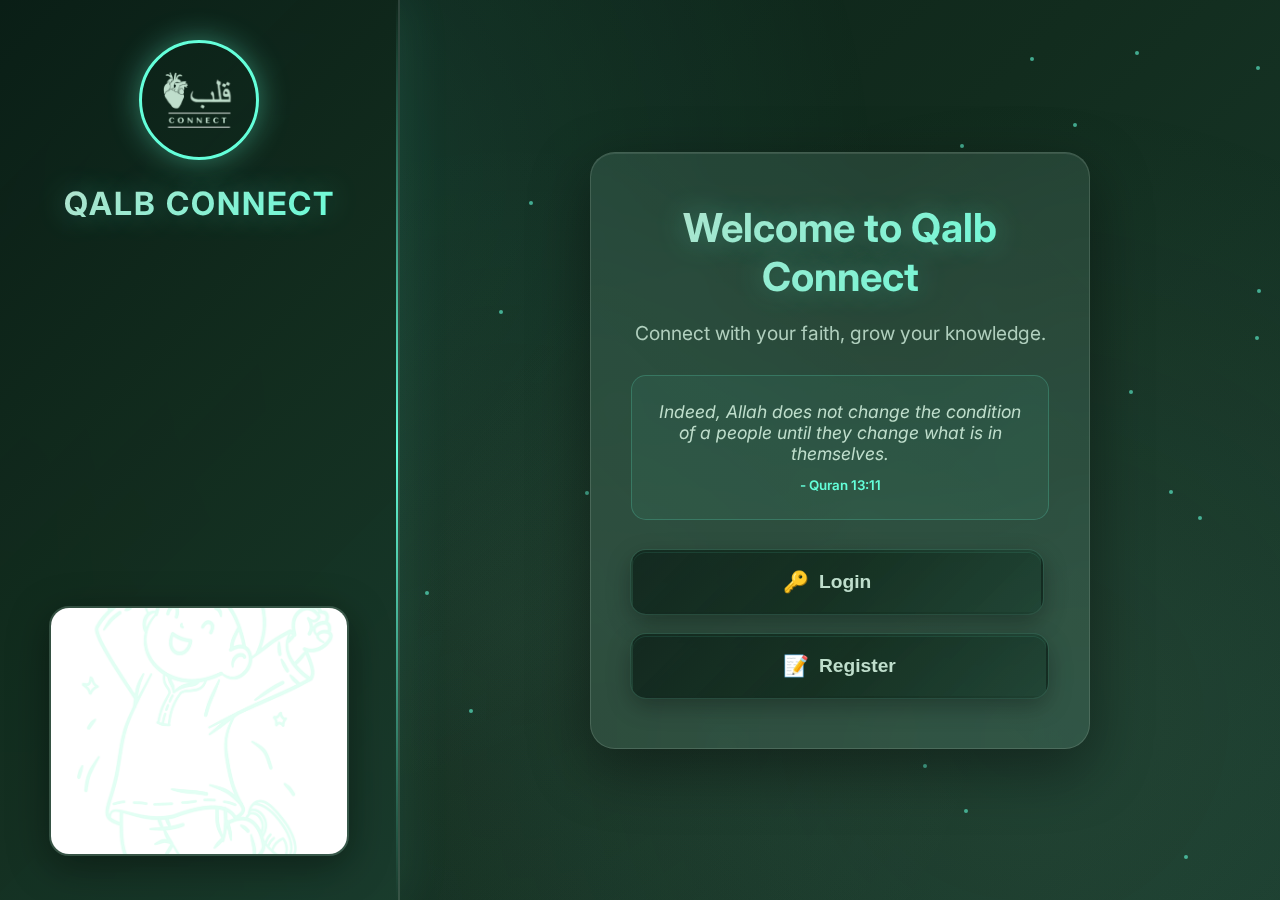
<file: qalbconnect-frontend/index.html>
<!DOCTYPE html>
<html lang="en">
<head>
    <meta charset="UTF-8">
    <meta name="viewport" content="width=device-width, initial-scale=1.0">
    <title>Qalb Connect - Home</title>
    <link rel="stylesheet" href="css/style.css">
    <link href="https://fonts.googleapis.com/css2?family=Inter:wght@400;700&display=swap" rel="stylesheet">
</head>
<body>
   <div class="particles" id="particles"></div>
    
    <div class="main-container">
        <div class="sidebar">
            <div class="logo">
                <img src="./assets/images/qalbconnectlogo.png" alt="QALB CONNECT Logo">
                <h1 class="qalb">QALB CONNECT</h1>
            </div>
            <div class="image">
                <img src="./assets/images/featuresimage.png" alt="Islamic Practices">
            </div>
        </div>

        <div class="main-content">
            <div class="container home-container">
                <h1 class="welcome-title">Welcome to Qalb Connect</h1>
                <p class="welcome-subtitle">Connect with your faith, grow your knowledge.</p>

                <div class="quote-box">
                    <p id="islamicQuote"></p>
                    <small id="quoteSource"></small>
                </div>

                <div class="home-options">
                    <a href="login.html" class="button-link">
                        <button class="action-button " style="padding-right: 170px; padding-left: 150px;">
                            <div class="button-icon">🔑</div>
                            Login
                        </button>
                    </a>
                    <a href="register.html" class="button-link">
                        <button class="action-button " style="padding-right: 150px; padding-left: 150px;">
                            <div class="button-icon">📝</div>
                            Register
                        </button>
                    </a>
                </div>
            </div>
        </div>
    </div>
    <script src="js/index.js"></script>
</body>
</html>
</file>
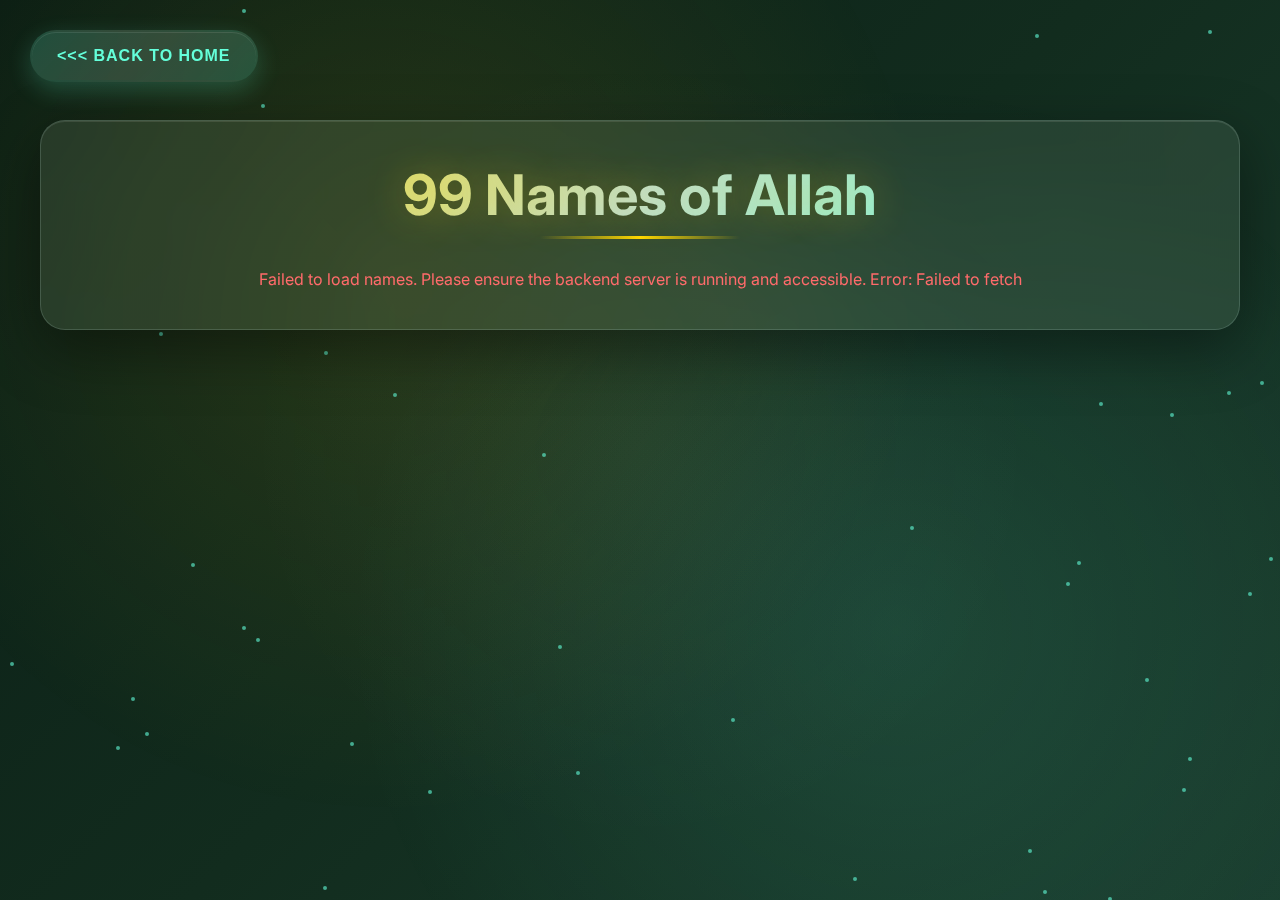
<file: qalbconnect-frontend/asmaulhusna.html>
<!DOCTYPE html>
<html lang="en">
<head>
    <meta charset="UTF-8">
    <meta name="viewport" content="width=device-width, initial-scale=1.0">
    <title>Qalb Connect - 99 Names of Allah</title>
    <link rel="stylesheet" href="css/namesofAllah.css">
    <link href="https://fonts.googleapis.com/css2?family=Inter:wght@400;700&display=swap" rel="stylesheet">
</head>
<body>
     <div class="particles" id="particles"></div>
    <div class="back-button-container">
        <a href="home.html">
            <button class="back-button">&lt;&lt;&lt; Back to Home</button>
        </a>
    </div>

    <div class="container">
        <h1>99 Names of Allah</h1>
        <div id="names-container">
            </div>
    </div>

    <script src="js/namesofAllah.js"></script>
</body>
</html>
</file>
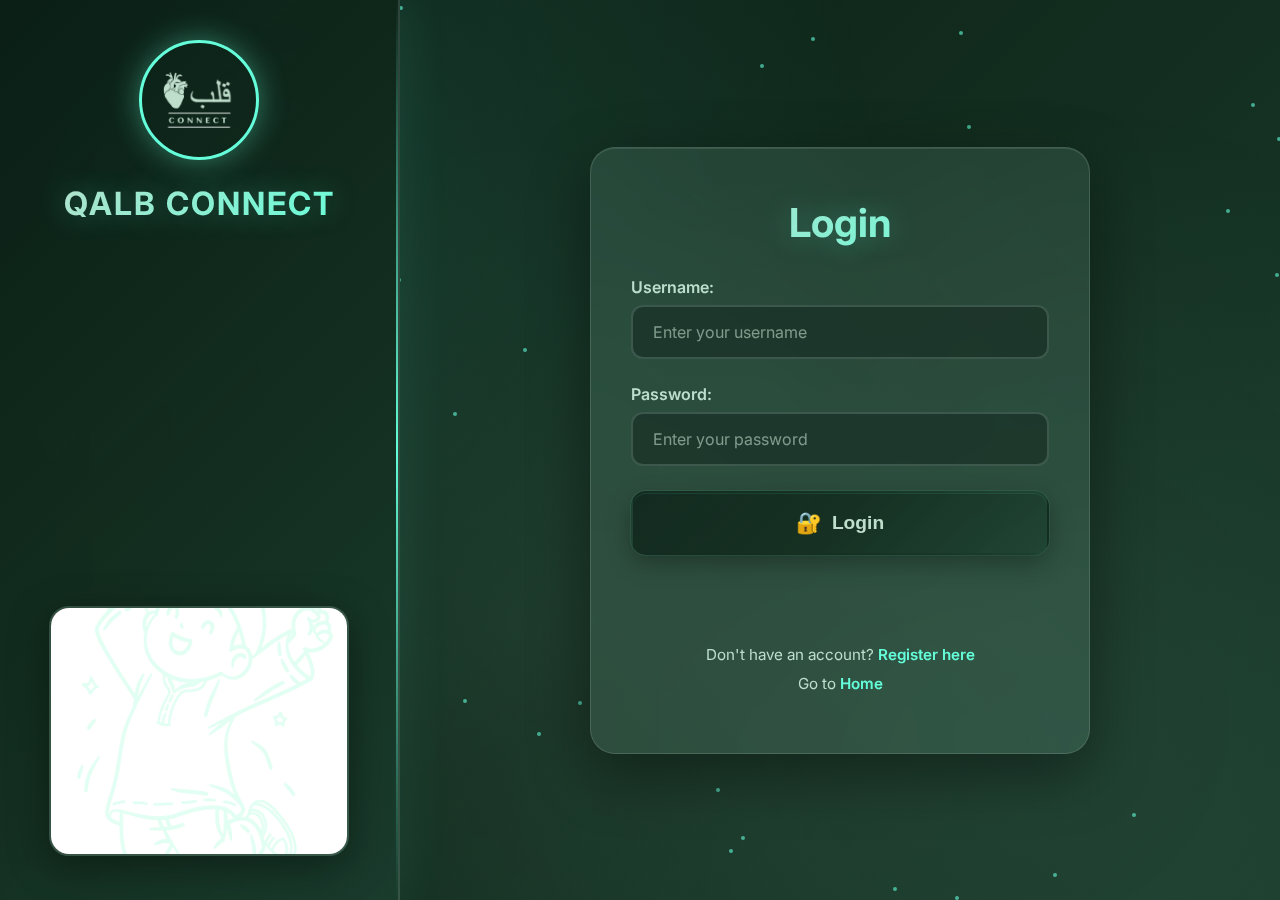
<file: qalbconnect-frontend/login.html>
<!DOCTYPE html>
<html lang="en">
<head>
    <meta charset="UTF-8">
    <meta name="viewport" content="width=device-width, initial-scale=1.0">
    <title>Qalb Connect - Login</title>
    <link rel="stylesheet" href="css/style.css">
    <link href="https://fonts.googleapis.com/css2?family=Inter:wght@400;700&display=swap" rel="stylesheet">
</head>
<body>
    <div class="particles" id="particles"></div>
    
    <div class="main-container">
        <div class="sidebar">
            <div class="logo">
                <img src="./assets/images/qalbconnectlogo.png" alt="QALB CONNECT Logo">
                <h1 class="qalb">QALB CONNECT</h1>
            </div>
            <div class="image">
                <img src="./assets/images/featuresimage.png" alt="Islamic Practices">
            </div>
        </div>

        <div class="main-content">
            <div class="container login-container">
                <h1 class="welcome-title">Login</h1>

                <form id="loginForm" class="auth-form">
                    <div class="input-group">
                        <label for="username" class="form-label">Username:</label>
                        <input type="text" id="username" name="username" placeholder="Enter your username" class="futuristic-input" required>
                    </div>

                    <div class="input-group">
                        <label for="password" class="form-label">Password:</label>
                        <input type="password" id="password" name="password" placeholder="Enter your password" class="futuristic-input" required>
                    </div>

                    <button type="submit" class="action-button login-button">
                        <div class="button-icon">🔐</div>
                        Login
                    </button>
                </form>
                
                <p id="message" class="message"></p>
                
                <div class="auth-links">
                    <p class="auth-text">Don't have an account? 
                        <a href="register.html" class="auth-link">Register here</a>
                    </p>
                    <p class="auth-text">Go to 
                        <a href="index.html" class="auth-link">Home</a>
                    </p>
                </div>
            </div>
        </div>
    </div>
    <script src="js/login.js"></script>
</body>
</html>
</file>
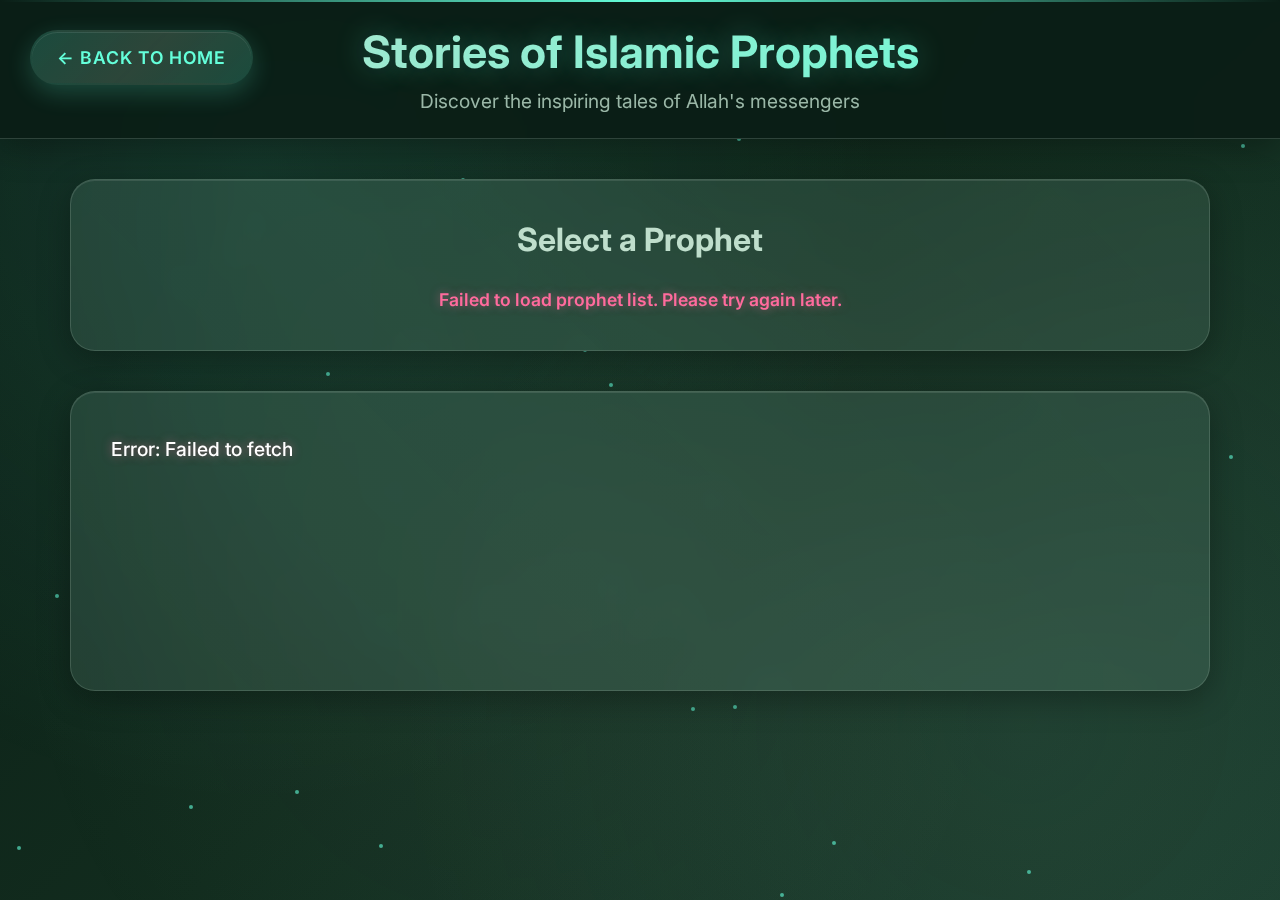
<file: qalbconnect-frontend/prophets.html>
<!DOCTYPE html>
<html lang="en">
<head>
    <meta charset="UTF-8">
    <meta name="viewport" content="width=device-width, initial-scale=1.0">
    <title>Qalb Connect - Stories of Islamic Prophets</title>
    <link rel="stylesheet" href="css/prophets.css">
    <link href="https://fonts.googleapis.com/css2?family=Inter:wght@400;700&display=swap" rel="stylesheet">
</head>
<body>
    <div class="particles" id="particles"></div>
    
    <a href="home.html" class="back-button">
        ← Back to Home
    </a>

    <div class="header">
        <h1>Stories of Islamic Prophets</h1>
        <p class="subtitle">Discover the inspiring tales of Allah's messengers</p>
    </div>

    <div class="container">
        <div class="prophet-selector">
            <h2>Select a Prophet</h2>
            <div id="prophet-buttons" class="prophet-grid">
                <p class="loading">Loading prophets</p>
            </div>
        </div>

        <div id="story-display" class="story-content">
            <p style="text-align: center; color: var(--primary-light); font-size: 1.2rem;">
                Select a prophet from the list above to read their inspiring story.
            </p>
        </div>
    </div>

    <script src="js/prophets.js"></script>
</body>
</html>
</file>
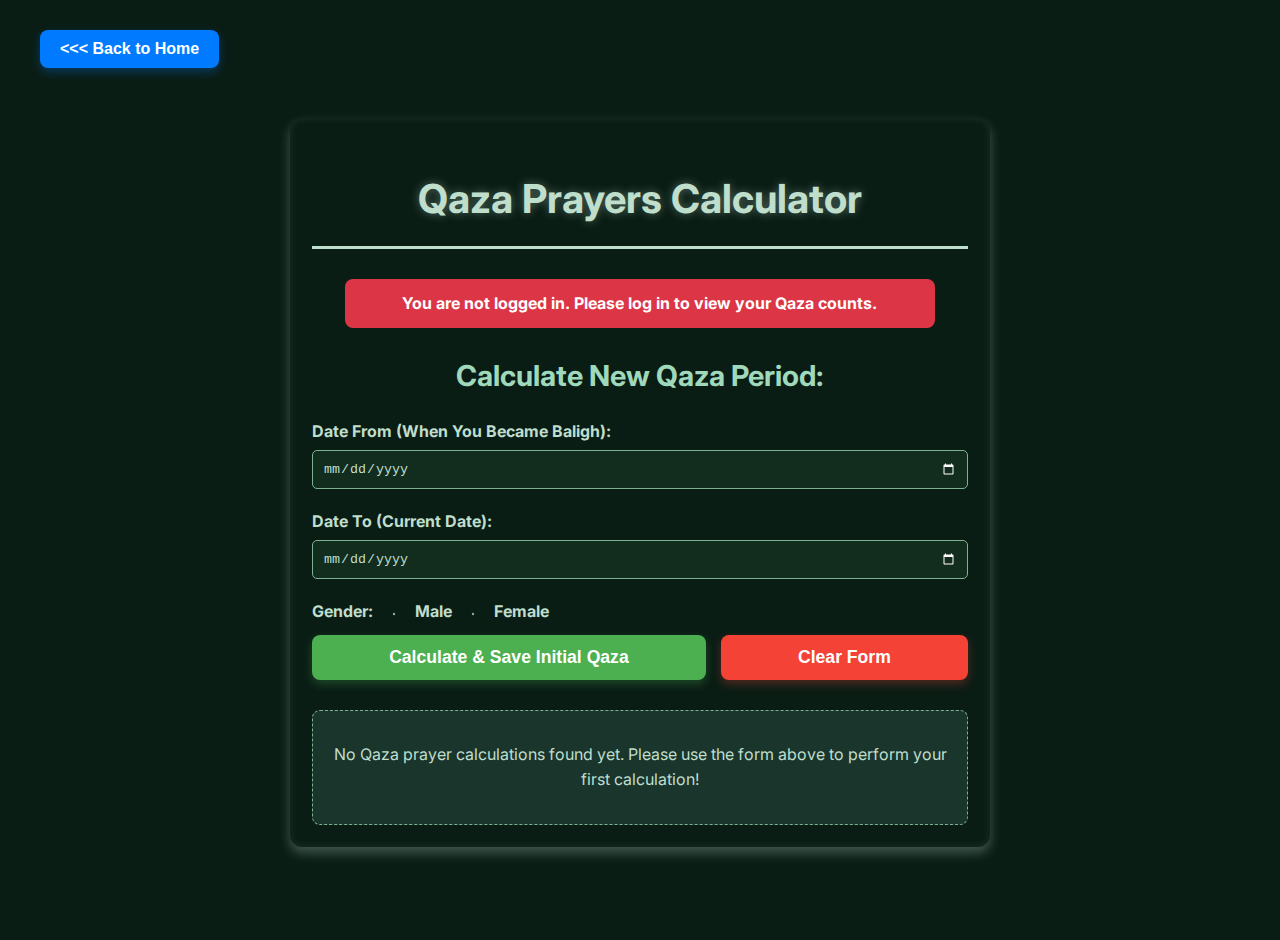
<file: qalbconnect-frontend/qazaCalculator.html>
<!DOCTYPE html>
<html lang="en">
<head>
    <meta charset="UTF-8">
    <meta name="viewport" content="width=device-width, initial-scale=1.0">
    <title>Qalb Connect - Qaza Prayers Calculator</title>
    <link href="https://fonts.googleapis.com/css2?family=Inter:wght@400;700&display=swap" rel="stylesheet">
    <link rel="stylesheet" href="css/qazaCalculator.css">
</head>
<body>
    <div class="back-button-container">
        <a href="home.html">
            <button class="back-button">&lt;&lt;&lt; Back to Home</button>
        </a>
    </div>

    <div class="container">
        <h1>Qaza Prayers Calculator</h1>

        <div id="statusMessage" class="status-message fade-out" style="display: none;"></div>

        <form action="/api/qaza/calculate" method="post" id="qazaCalculatorForm">
            <h2>Calculate New Qaza Period:</h2>
            <label for="dateFrom">Date From (When You Became Baligh):</label>
            <input type="date" id="dateFrom" name="startDate" required>
            <span class="error-message" id="startDateError"></span>

            <label for="dateTo">Date To (Current Date):</label>
            <input type="date" id="dateTo" name="endDate" required>
            <span class="error-message" id="endDateError"></span>

            <div class="gender-selection">
                <label>Gender:</label>
                <input type="radio" id="genderMale" name="gender" value="male" required>
                <label for="genderMale">Male</label>

                <input type="radio" id="genderFemale" name="gender" value="female">
                <label for="genderFemale">Female</label>
            </div>
            <span class="error-message" id="genderError"></span>

            <div id="femaleDetails" class="gender-details" style="display: none;">
                <label for="averagePeriodDays">Average Period Days (3-10):</label>
                <input type="number" id="averagePeriodDays" name="averagePeriodDays" min="3" max="10">
                <span class="error-message" id="averagePeriodDaysError"></span>

                <label for="totalMonthlyCycles">Total Monthly Cycles:</label>
                <input type="number" id="totalMonthlyCycles" name="totalMonthlyCycles" min="0">
                <span class="error-message" id="totalMonthlyCyclesError"></span>

                <p>Excluded Period Days: <strong><span id="excludedPeriodDaysDisplay"></span></strong></p>
            </div>

            <div class="btn-container">
                <button type="submit" class="calculate">Calculate & Save Initial Qaza</button>
                <button type="reset" class="clear" onclick="clearFormAndResults()">Clear Form</button>
            </div>
        </form>

        <div id="results" class="results" style="display: none;">
            <h2>Current Outstanding Qaza Prayers:</h2>
            <div>
                <p>Calculated On: <strong><span id="calcTimestamp"></span></strong></p>
                <p>Period: <strong><span id="calcPeriod"></span></strong></p>
                <p>Gender: <strong><span id="calcGender"></span></strong></p>
                <p>Total Calendar Days: <strong><span id="totalCalendarDays"></span></strong></p>

                <div id="femaleCalcDetails" style="display: none;">
                    <p>Avg Period Days: <strong><span id="avgPeriodDays"></span></strong></p>
                    <p>Total Monthly Cycles: <strong><span id="totalMonthlyCyclesDisplay"></span></strong></p>
                    <p>Excluded Period Days: <strong><span id="excludedPeriodDaysResult"></span></strong></p>
                </div>
                <p>Final Missed Days for Calculation: <strong><span id="finalMissedDays"></span></strong></p>

                <div class="current-prayer-counts-grid">
                    <span>Fajr: <strong id="fajrCount"></strong></span>
                    <span>Zuhr: <strong id="zuhrCount"></strong></span>
                    <span>Asr: <strong id="asrCount"></strong></span>
                    <span>Maghrib: <strong id="maghribCount"></strong></span>
                    <span>Isha: <strong id="ishaCount"></strong></span>
                    <span>Witr: <strong id="witrCount"></strong></span>
                </div>
                <p class="total-remaining-display">Total Qaza Prayers Remaining: <strong><span id="totalRemainingPrayers"></span></strong></p>
            </div>
        </div>

        <div class="update-section" style="display: none;">
            <h2>Update Qaza Prayers (Prayed Now):</h2>
            <p class="info-message">Enter the number of prayers you have *just completed* for each time. This will update your latest record.</p>
            <form action="/api/qaza/update" method="put" id="updateQazaForm"> <div class="prayer-input-grid">
                    <div>
                        <label for="fajrPrayed">Fajr:</label>
                        <input type="number" id="fajrPrayed" name="fajrPrayed" min="0" value="0">
                        <span class="error-message" id="fajrPrayedError"></span>
                    </div>
                    <div>
                        <label for="zuhrPrayed">Zuhr:</label>
                        <input type="number" id="zuhrPrayed" name="zuhrPrayed" min="0" value="0">
                        <span class="error-message" id="zuhrPrayedError"></span>
                    </div>
                    <div>
                        <label for="asrPrayed">Asr:</label>
                        <input type="number" id="asrPrayed" name="asrPrayed" min="0" value="0">
                        <span class="error-message" id="asrPrayedError"></span>
                    </div>
                    <div>
                        <label for="maghribPrayed">Maghrib:</label>
                        <input type="number" id="maghribPrayed" name="maghribPrayed" min="0" value="0">
                        <span class="error-message" id="maghribPrayedError"></span>
                    </div>
                    <div>
                        <label for="ishaPrayed">Isha:</label>
                        <input type="number" id="ishaPrayed" name="ishaPrayed" min="0" value="0">
                        <span class="error-message" id="ishaPrayedError"></span>
                    </div>
                    <div>
                        <label for="witrPrayed">Witr:</label>
                        <input type="number" id="witrPrayed" name="witrPrayed" min="0" value="0">
                        <span class="error-message" id="witrPrayedError"></span>
                    </div>
                </div>
                <div class="btn-container update-btn-container">
                    <button type="submit" class="update">Update Prayers</button>
                    <button type="button" class="reset-update" onclick="resetUpdateForm()">Reset Update Form</button>
                </div>
            </form>
        </div>

        <div class="add-missed-section" style="display: none;">
            <h2>Add Newly Missed Prayers:</h2>
            <p class="info-message">Enter the number of prayers you have *just missed* for each time. This will add to your latest record.</p>
            <form action="/api/qaza/add" method="post" id="addMissedForm">
                <div class="prayer-input-grid">
                    <div>
                        <label for="fajrMissed">Fajr:</label>
                        <input type="number" id="fajrMissed" name="fajrMissed" min="0" value="0">
                        <span class="error-message" id="fajrMissedError"></span>
                    </div>
                    <div>
                        <label for="zuhrMissed">Zuhr:</label>
                        <input type="number" id="zuhrMissed" name="zuhrMissed" min="0" value="0">
                        <span class="error-message" id="zuhrMissedError"></span>
                    </div>
                    <div>
                        <label for="asrMissed">Asr:</label>
                        <input type="number" id="asrMissed" name="asrMissed" min="0" value="0">
                        <span class="error-message" id="asrMissedError"></span>
                    </div>
                    <div>
                        <label for="maghribMissed">Maghrib:</label>
                        <input type="number" id="maghribMissed" name="maghribMissed" min="0" value="0">
                        <span class="error-message" id="maghribMissedError"></span>
                    </div>
                    <div>
                        <label for="ishaMissed">Isha:</label>
                        <input type="number" id="ishaMissed" name="ishaMissed" min="0" value="0">
                        <span class="error-message" id="ishaMissedError"></span>
                    </div>
                    <div>
                        <label for="witrMissed">Witr:</label>
                        <input type="number" id="witrMissed" name="witrMissed" min="0" value="0">
                        <span class="error-message" id="witrMissedError"></span>
                    </div>
                </div>
                <div class="btn-container add-btn-container">
                    <button type="submit" class="add">Add Missed Prayers</button>
                    <button type="button" class="reset-add" onclick="resetAddForm()">Reset Add Form</button>
                </div>
            </form>
        </div>

        <div class="history-section" style="display: none;">
            <h2>Your Past Calculations History:</h2>
            <div class="table-scroll-wrapper">
                <table class="history-table">
                    <thead>
                        <tr>
                            <th>Date & Time</th>
                            <th>Period</th>
                            <th>Total Days</th>
                            <th>Gender</th>
                            <th>Avg Period Days</th>
                            <th>Total Cycles</th>
                            <th>Excluded Days</th>
                            <th>Final Missed Days</th>
                            <th>Prayers (F/Z/A/M/I/W)</th>
                            <th>Total Remaining</th>
                        </tr>
                    </thead>
                    <tbody id="historyTableBody">
                        </tbody>
                </table>
            </div>
        </div>
        <div id="emptyHistoryMessage" class="info-message empty-history-message" style="display: block;">
            <p>No Qaza prayer calculations found yet. Please use the form above to perform your first calculation!</p>
        </div>
    </div>

    <script src="js/qazaCalculator.js"></script>
</body>
</html>
</file>
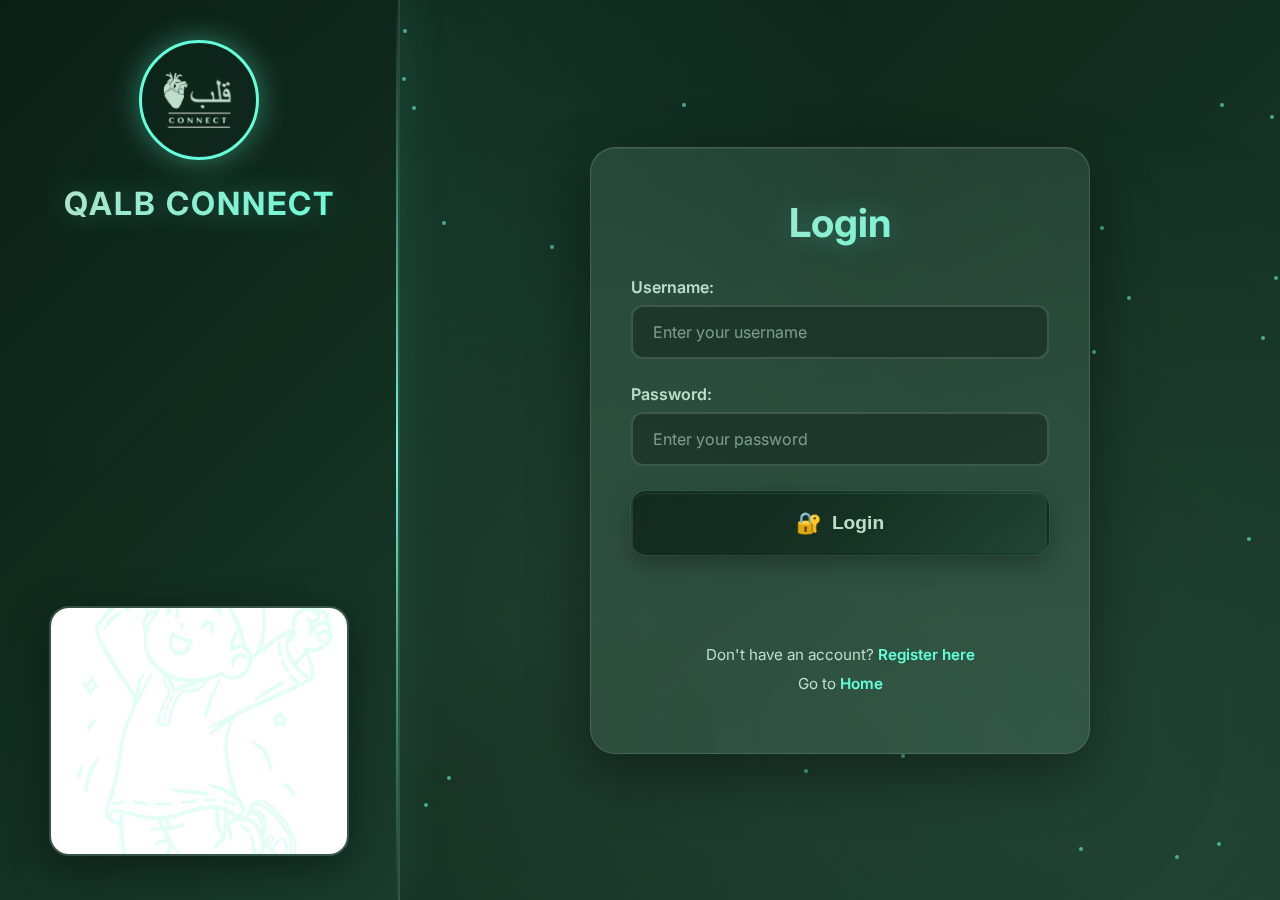
<file: qalbconnect-frontend/qazaumri.html>
<!DOCTYPE html>
<html lang="en">
<head>
    <meta charset="UTF-8">
    <meta name="viewport" content="width=device-width, initial-scale=1.0">
    <title>Qalb Connect - Qaza-e-Umri Calculator</title>
    <link rel="stylesheet" href="css/qazaumri.css">
    <!-- <link href="https://fonts.googleapis.com/css2?family=Inter:wght@400;700&display=swap" rel="stylesheet"> -->
    <link href="https://fonts.googleapis.com/css2?family=Inter:wght@300;400;600;700&family=Orbitron:wght@400;700;900&display=swap" rel="stylesheet">
</head>
<body>
     <div class="particles" id="particles"></div>
    <div class="back-button-container">
        <a href="home.html"> <button class="back-button">&lt;&lt;&lt; Back to Home</button>
        </a>
    </div>

    <div class="container">
        <h1 >Qaza-e-Umri Calculator</h1>

        <section class="qaza-form-section">
            <h2>Calculate Your Missed Prayers</h2>
            <form id="qazaCalculationForm" class="qaza-form">
                <label for="gender">Gender:</label>
                <select id="gender" name="gender" required>
                    <option value="">Select Gender</option>
                    <option value="male">Male</option>
                    <option value="female">Female</option>
                </select>

                <label for="balighDate">Date of Puberty (Baligh Date):</label>
                <input type="date" id="balighDate" name="balighDate" required>

                <label for="endDate">End Date for Calculation:</label>
                <input type="date" id="endDate" name="endDate" required>

                <div id="femaleOnlyFields" style="display: none;">
                    <label for="periodDays">Average Period Days (3-10):</label>
                    <input type="number" id="periodDays" name="periodDays" min="3" max="10">

                    <label for="monthlyCyclesMissed">Total Monthly Cycles Missed (since Baligh):</label>
                    <input type="number" id="monthlyCyclesMissed" name="monthlyCyclesMissed" min="0">
                </div>

                <div class="btn-container"> <button type="submit" class="calculate">Calculate Qaza</button>
                    <button type="reset" class="clear">Clear Form</button>
                </div>
                <p id="calculationMessage" class="message"></p>
            </form>
        </section>

        <section class="qaza-display-section" style="display: none;">
            <h2>Your Qaza Prayer Summary</h2>
            <p>Total Days Calculated: <span id="totalDaysCalculated"></span></p>
            <p id="excludedPeriodDaysRow">Excluded Period Days: <span id="excludedPeriodDays"></span></p>

            <div class="prayer-counts">
                <h3>Missed Prayer Counts:</h3>
                <ul id="prayerList">
                    <li>Fajr: <span id="fajrCount"></span> <button class="adjust-btn" data-prayer="fajr">+</button><button class="adjust-btn" data-prayer="fajr">-</button></li>
                    <li>Zuhr: <span id="zuhrCount"></span> <button class="adjust-btn" data-prayer="zuhr">+</button><button class="adjust-btn" data-prayer="zuhr">-</button></li>
                    <li>Asr: <span id="asrCount"></span> <button class="adjust-btn" data-prayer="asr">+</button><button class="adjust-btn" data-prayer="asr">-</button></li>
                    <li>Maghrib: <span id="maghribCount"></span> <button class="adjust-btn" data-prayer="maghrib">+</button><button class="adjust-btn" data-prayer="maghrib">-</button></li>
                    <li>Isha: <span id="ishaCount"></span> <button class="adjust-btn" data-prayer="isha">+</button><button class="adjust-btn" data-prayer="isha">-</button></li>
                    <li>Witr: <span id="witrCount"></span> <button class="adjust-btn" data-prayer="witr">+</button><button class="adjust-btn" data-prayer="witr">-</button></li>
                </ul>
                <p id="adjustmentMessage" class="message"></p>
            </div>
            </section>
    </div>

    <script src="js/qazaumri.js"></script>
</body>
</html>
</file>
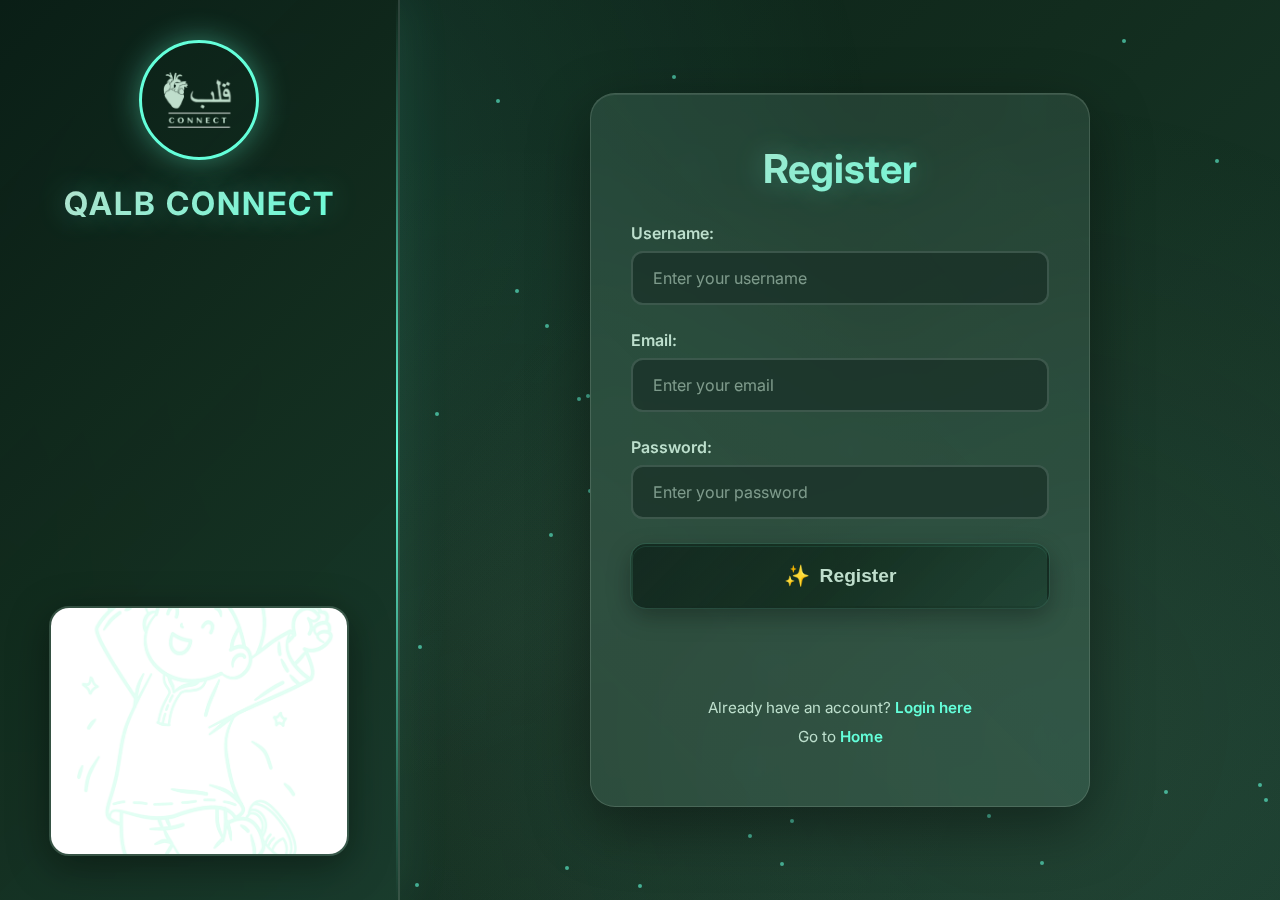
<file: qalbconnect-frontend/register.html>
<!DOCTYPE html>
<html lang="en">
<head>
    <meta charset="UTF-8">
    <meta name="viewport" content="width=device-width, initial-scale=1.0">
    <title>Qalb Connect - Register</title>
    <link rel="stylesheet" href="css/style.css">
    <link href="https://fonts.googleapis.com/css2?family=Inter:wght@400;700&display=swap" rel="stylesheet">
</head>
<body>
    <div class="particles" id="particles"></div>
    
    <div class="main-container">
        <div class="sidebar">
            <div class="logo">
                <img src="./assets/images/qalbconnectlogo.png" alt="QALB CONNECT Logo">
                <h1 class="qalb">QALB CONNECT</h1>
            </div>
            <div class="image">
                <img src="./assets/images/featuresimage.png" alt="Islamic Practices">
            </div>
        </div>

        <div class="main-content">
            <div class="container register-container">
                <h1 class="welcome-title">Register</h1>
                
                <form id="registerForm" class="auth-form">
                    <div class="input-group">
                        <label for="username" class="form-label">Username:</label>
                        <input type="text" id="username" name="username" placeholder="Enter your username" class="futuristic-input" required>
                    </div>

                    <div class="input-group">
                        <label for="email" class="form-label">Email:</label>
                        <input type="email" id="email" name="email" placeholder="Enter your email" class="futuristic-input" required>
                    </div>

                    <div class="input-group">
                        <label for="password" class="form-label">Password:</label>
                        <input type="password" id="password" name="password" placeholder="Enter your password" class="futuristic-input" required>
                    </div>

                    <button type="submit" class="action-button register-button">
                        <div class="button-icon">✨</div>
                        Register
                    </button>
                </form>
                
                <p id="message" class="message"></p>
                
                <div class="auth-links">
                    <p class="auth-text">Already have an account? 
                        <a href="login.html" class="auth-link">Login here</a>
                    </p>
                    <p class="auth-text">Go to 
                        <a href="index.html" class="auth-link">Home</a>
                    </p>
                </div>
            </div>
        </div>
    </div>
    <script src="js/register.js"></script>
</body>
</html>
</file>
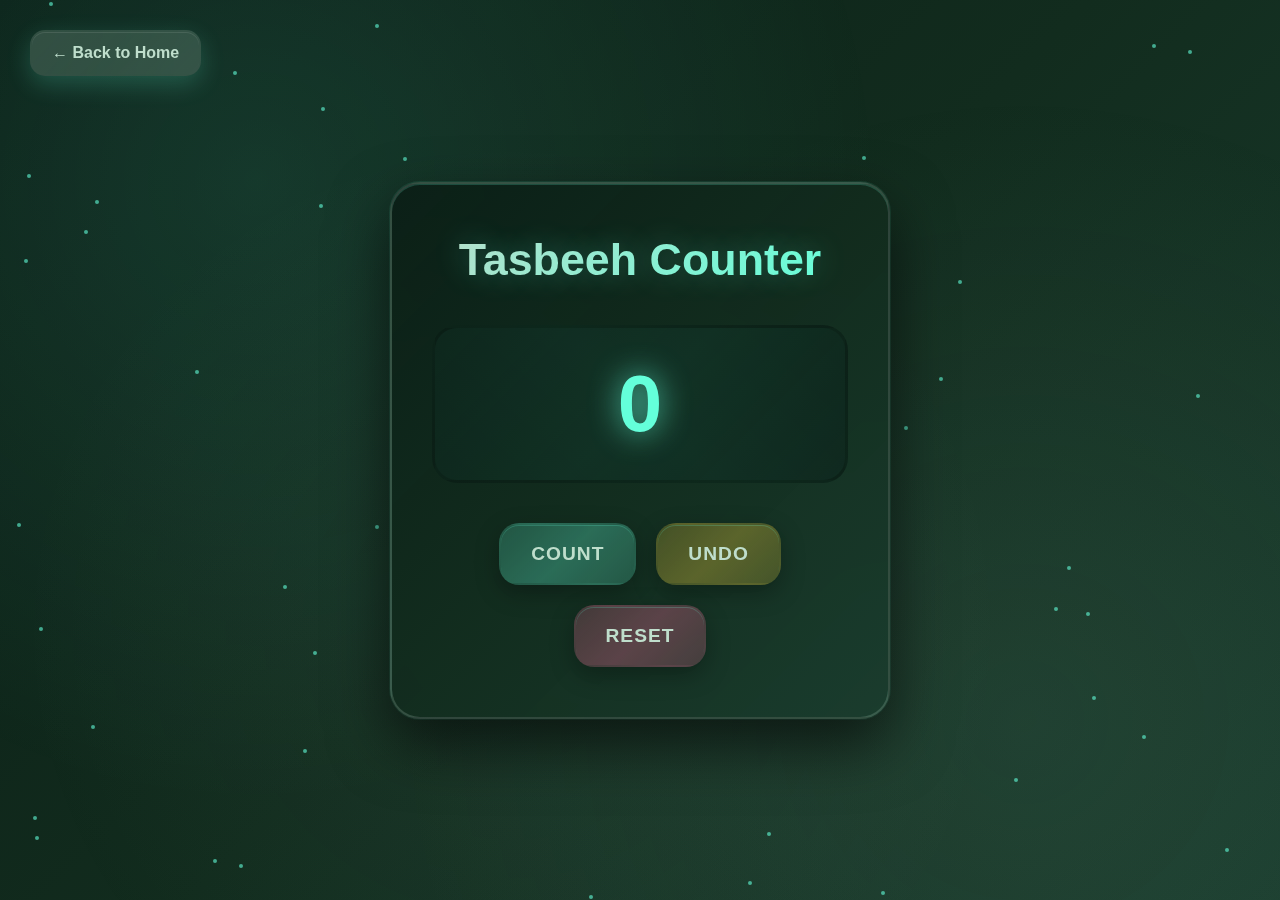
<file: qalbconnect-frontend/tasbeehcounter.html>
<!DOCTYPE html>
<html lang="en">
<head>
    <meta charset="UTF-8">
    <meta name="viewport" content="width=device-width, initial-scale=1.0">
    <title>Tasbeeh Counter</title>
    <link rel="stylesheet" href="css/tasbeehcounter.css">
</head>
<body>
    <div class="particles" id="particles"></div>
    
    <a href="home.html" class="back-button">
        ← Back to Home
    </a>

    <div class="container">
        <h1>Tasbeeh Counter</h1>
        <div class="counter-display" id="counterDisplay">0</div>
        <div class="buttons">
            <button class="btn" id="countButton">Count</button>
            <button class="btn" id="undoButton">Undo</button>
            <button class="btn" id="resetButton">Reset</button>
        </div>
    </div>
    <script src="js/tasbeehcounter.js"></script>
</body>
</html>
</file>
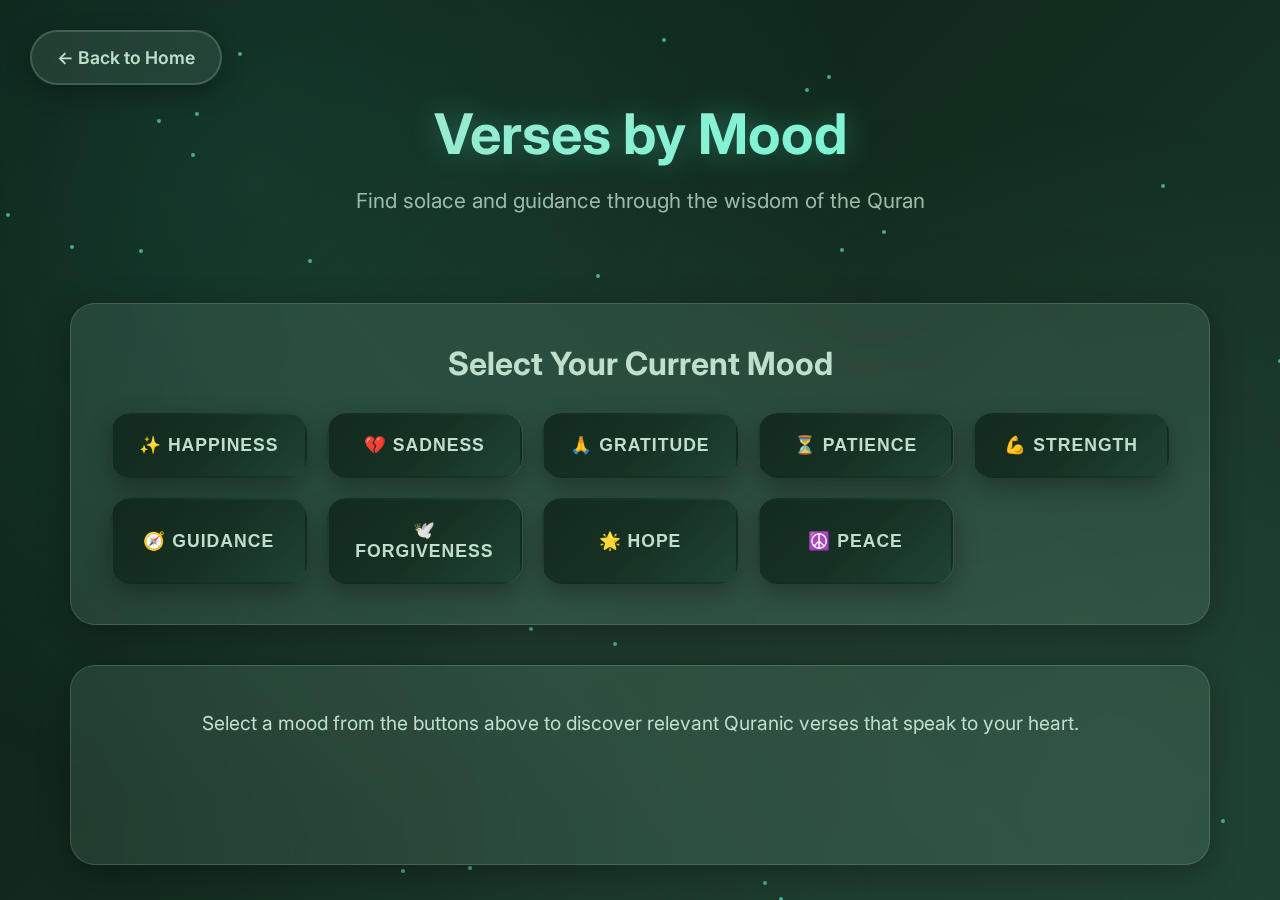
<file: qalbconnect-frontend/versebymood.html>
<!DOCTYPE html>
<html lang="en">
<head>
    <meta charset="UTF-8">
    <meta name="viewport" content="width=device-width, initial-scale=1.0">
    <title>Qalb Connect - Verses by Mood</title>
    <link rel="stylesheet" href="css/versebymood.css">
    <link href="https://fonts.googleapis.com/css2?family=Inter:wght@400;700&display=swap" rel="stylesheet">
</head>
<body>
    <div class="particles" id="particles"></div>
    
    <a href="home.html" class="back-button">
        ← Back to Home
    </a>

    <div class="header">
        <h1>Verses by Mood</h1>
        <p class="subtitle">Find solace and guidance through the wisdom of the Quran</p>
    </div>

    <div class="container">
        <div class="mood-selector">
            <h2>Select Your Current Mood</h2>
            <div id="mood-buttons" class="mood-grid">
                <button class="mood-button" data-mood="Happiness">✨ Happiness</button>
                <button class="mood-button" data-mood="Sadness">💔 Sadness</button>
                <button class="mood-button" data-mood="Gratitude">🙏 Gratitude</button>
                <button class="mood-button" data-mood="Patience">⏳ Patience</button>
                <button class="mood-button" data-mood="Strength">💪 Strength</button>
                <button class="mood-button" data-mood="Guidance">🧭 Guidance</button>
                <button class="mood-button" data-mood="Forgiveness">🕊️ Forgiveness</button>
                <button class="mood-button" data-mood="Hope">🌟 Hope</button>
                <button class="mood-button" data-mood="Peace">☮️ Peace</button>
            </div>
        </div>

        <div id="verse-display" class="verse-content">
            <p>Select a mood from the buttons above to discover relevant Quranic verses that speak to your heart.</p>
        </div>
    </div>

    <script src="js/versebymood.js"></script>
</body>
</html>
</file>
<file: qalbconnect-frontend/css/style.css>
:root {
    --primary-dark: #0a1d15;
    --primary-light: #bfdecc;
    --accent-green: #7ca28c;
    --dark-green: #122c1e;
    --glass-bg: rgba(191, 222, 204, 0.1);
    --glass-border: rgba(191, 222, 204, 0.2);
    --neon-glow: #64ffda;
    --gradient-1: linear-gradient(135deg, #0a1d15 0%, #122c1e 50%, #1a3d2e 100%);
    --gradient-2: linear-gradient(135deg, rgba(100, 255, 218, 0.1) 0%, rgba(124, 162, 140, 0.2) 100%);
}

* {
    margin: 0;
    padding: 0;
    box-sizing: border-box;
}

body {
    font-family: 'Inter', sans-serif;
    background: var(--gradient-1);
    color: #fff;
    min-height: 100vh;
    overflow-x: hidden;
    position: relative;
}

/* Animated Background */
body::before {
    content: '';
    position: fixed;
    top: 0;
    left: 0;
    width: 100%;
    height: 100%;
    background:
        radial-gradient(circle at 20% 20%, rgba(100, 255, 218, 0.1) 0%, transparent 50%),
        radial-gradient(circle at 80% 80%, rgba(124, 162, 140, 0.1) 0%, transparent 50%),
        radial-gradient(circle at 40% 70%, rgba(191, 222, 204, 0.05) 0%, transparent 50%);
    animation: bgShift 20s ease-in-out infinite;
    z-index: -1;
}

@keyframes bgShift {
    0%, 100% {
        opacity: 1;
        transform: scale(1);
    }
    50% {
        opacity: 0.8;
        transform: scale(1.1);
    }
}

/* Floating Particles */
.particles {
    position: fixed;
    top: 0;
    left: 0;
    width: 100%;
    height: 100%;
    z-index: -1;
    pointer-events: none;
}

.particle {
    position: absolute;
    width: 4px;
    height: 4px;
    background: var(--neon-glow);
    border-radius: 50%;
    opacity: 0.6;
    animation: float 15s infinite ease-in-out;
}

@keyframes float {
    0%, 100% {
        transform: translateY(0px) rotate(0deg);
    }
    33% {
        transform: translateY(-20px) rotate(120deg);
    }
    66% {
        transform: translateY(10px) rotate(240deg);
    }
}

/* Main Container Layout */
.main-container {
    display: flex;
    min-height: 100vh;
    animation: fadeInUp 0.8s ease-out;
}

/* Sidebar */
.sidebar {
    width: 400px;
    background: linear-gradient(135deg,
        rgba(10, 29, 21, 0.9) 0%,
        rgba(18, 44, 30, 0.95) 50%,
        rgba(26, 61, 46, 0.9) 100%);
    backdrop-filter: blur(20px);
    border-right: 2px solid var(--glass-border);
    padding: 40px 30px;
    display: flex;
    flex-direction: column;
    justify-content: space-between;
    position: relative;
    overflow: hidden;
    box-shadow: 0 0 50px rgba(100, 255, 218, 0.1);
}

.sidebar::before {
    content: '';
    position: absolute;
    top: 0;
    right: 0;
    width: 2px;
    height: 100%;
    background: linear-gradient(180deg, transparent, var(--neon-glow), transparent);
    animation: sidebarGlow 3s ease-in-out infinite;
}

@keyframes sidebarGlow {
    0%, 100% {
        opacity: 0.5;
    }
    50% {
        opacity: 1;
    }
}

/* Logo Section */
.logo {
    text-align: center;
    margin-bottom: 50px;
}

.logo img {
    width: 120px;
    height: 120px;
    border-radius: 50%;
    border: 3px solid var(--neon-glow);
    box-shadow: 0 0 30px rgba(100, 255, 218, 0.4);
    animation: logoPulse 4s ease-in-out infinite;
    margin-bottom: 20px;
}

@keyframes logoPulse {
    0%, 100% {
        transform: scale(1);
        box-shadow: 0 0 30px rgba(100, 255, 218, 0.4);
    }
    50% {
        transform: scale(1.05);
        box-shadow: 0 0 40px rgba(100, 255, 218, 0.6);
    }
}

.qalb {
    font-size: 2rem;
    font-weight: 700;
    background: linear-gradient(135deg, var(--primary-light), var(--neon-glow));
    -webkit-background-clip: text;
    -webkit-text-fill-color: transparent;
    background-clip: text;
    text-shadow: 0 0 30px rgba(100, 255, 218, 0.3);
    letter-spacing: 2px;
}

/* Sidebar Image */
.image {
    text-align: center;
    position: relative;
}

.image img {
    width: 100%;
    max-width: 300px;
    height: 250px;
    object-fit: cover;
    border-radius: 20px;
    border: 2px solid var(--glass-border);
    box-shadow: 0 10px 40px rgba(0, 0, 0, 0.4);
    transition: all 0.4s ease;
}

.image img:hover {
    transform: scale(1.05);
    box-shadow: 0 15px 50px rgba(100, 255, 218, 0.3);
}

/* Main Content */
.main-content {
    flex: 1;
    display: flex;
    align-items: center;
    justify-content: center;
    padding: 40px;
    position: relative;
}

.container {
    background: var(--glass-bg);
    backdrop-filter: blur(15px);
    border: 1px solid var(--glass-border);
    border-radius: 25px;
    padding: 50px 40px;
    max-width: 500px;
    width: 100%;
    box-shadow:
        0 20px 60px rgba(0, 0, 0, 0.4),
        inset 0 1px 0 rgba(255, 255, 255, 0.1);
    position: relative;
    overflow: hidden;
    animation: containerFloat 6s ease-in-out infinite;
}

@keyframes containerFloat {
    0%, 100% {
        transform: translateY(0px);
    }
    50% {
        transform: translateY(-10px);
    }
}

.container::before {
    content: '';
    position: absolute;
    top: -50%;
    left: -50%;
    width: 200%;
    height: 200%;
    background: linear-gradient(45deg, transparent, rgba(100, 255, 218, 0.03), transparent);
    animation: containerShimmer 8s linear infinite;
}

@keyframes containerShimmer {
    0% {
        transform: translateX(-100%) translateY(-100%) rotate(45deg);
    }
    100% {
        transform: translateX(100%) translateY(100%) rotate(45deg);
    }
}

/* Welcome Title */
.welcome-title {
    font-size: 2.5rem;
    font-weight: 700;
    text-align: center;
    background: linear-gradient(135deg, var(--primary-light), var(--neon-glow));
    -webkit-background-clip: text;
    -webkit-text-fill-color: transparent;
    background-clip: text;
    margin-bottom: 20px;
    text-shadow: 0 0 30px rgba(100, 255, 218, 0.3);
    animation: titlePulse 4s ease-in-out infinite;
}

@keyframes titlePulse {
    0%, 100% {
        transform: scale(1);
    }
    50% {
        transform: scale(1.02);
    }
}

.welcome-subtitle {
    text-align: center;
    font-size: 1.2rem;
    color: var(--primary-light);
    margin-bottom: 30px;
    opacity: 0.9;
}

/* Quote Box */
.quote-box {
    background: rgba(100, 255, 218, 0.05);
    border: 1px solid rgba(100, 255, 218, 0.2);
    border-radius: 15px;
    padding: 25px;
    margin: 30px 0;
    text-align: center;
    position: relative;
    overflow: hidden;
}

.quote-box::before {
    content: '';
    position: absolute;
    top: 0;
    left: -100%;
    width: 100%;
    height: 2px;
    background: linear-gradient(90deg, transparent, var(--neon-glow), transparent);
    animation: quoteGlow 3s ease-in-out infinite;
}

@keyframes quoteGlow {
    0% {
        left: -100%;
    }
    100% {
        left: 100%;
    }
}

#islamicQuote {
    font-size: 1.1rem;
    color: var(--primary-light);
    margin-bottom: 10px;
    font-style: italic;
}

#quoteSource {
    color: var(--neon-glow);
    font-weight: 600;
}

/* Form Styles */
.auth-form {
    display: flex;
    flex-direction: column;
    gap: 25px;
    margin: 30px 0;
}

.input-group {
    display: flex;
    flex-direction: column;
    gap: 8px;
}

.form-label {
    color: var(--primary-light);
    font-weight: 600;
    font-size: 1rem;
}

.futuristic-input {
    background: rgba(10, 29, 21, 0.6);
    border: 2px solid var(--glass-border);
    border-radius: 12px;
    padding: 15px 20px;
    color: #fff;
    font-size: 1rem;
    font-family: 'Inter', sans-serif;
    transition: all 0.3s ease;
    backdrop-filter: blur(10px);
}

.futuristic-input::placeholder {
    color: rgba(191, 222, 204, 0.6);
}

.futuristic-input:focus {
    outline: none;
    border-color: var(--neon-glow);
    box-shadow: 0 0 20px rgba(100, 255, 218, 0.3);
    background: rgba(10, 29, 21, 0.8);
}

/* Buttons */
.action-button {
    background: linear-gradient(135deg,
        rgba(10, 29, 21, 0.8) 0%,
        rgba(18, 44, 30, 0.9) 50%,
        rgba(26, 61, 46, 0.8) 100%);
    backdrop-filter: blur(20px);
    border: 2px solid transparent;
    border-radius: 15px;
    padding: 18px 30px;
    color: var(--primary-light);
    font-size: 1.2rem;
    font-weight: 700;
    cursor: pointer;
    text-decoration: none;
    display: flex;
    align-items: center;
    justify-content: center;
    gap: 10px;
    position: relative;
    overflow: hidden;
    transition: all 0.4s cubic-bezier(0.23, 1, 0.32, 1);
    box-shadow:
        0 8px 25px rgba(0, 0, 0, 0.3),
        inset 0 1px 0 rgba(100, 255, 218, 0.1),
        0 0 0 1px rgba(100, 255, 218, 0.1);
}

.action-button::before {
    content: '';
    position: absolute;
    top: -2px;
    left: -2px;
    right: -2px;
    bottom: -2px;
    background: linear-gradient(45deg,
        #64ffda, #7ca28c, #bfdecc, #64ffda,
        #7ca28c, #bfdecc, #64ffda);
    background-size: 400% 400%;
    border-radius: 15px;
    z-index: -1;
    animation: buttonBorderGlow 4s ease-in-out infinite;
    opacity: 0;
}

@keyframes buttonBorderGlow {
    0%, 100% {
        background-position: 0% 50%;
    }
    50% {
        background-position: 100% 50%;
    }
}

.button-icon {
    font-size: 1.3rem;
}

.action-button:hover {
    transform: translateY(-5px) scale(1.05);
    box-shadow:
        0 15px 40px rgba(0, 0, 0, 0.4),
        0 0 30px rgba(100, 255, 218, 0.4);
    color: #ffffff;
    text-shadow: 0 0 15px rgba(100, 255, 218, 0.8);
}

.action-button:hover::before {
    opacity: 1;
}

.action-button:active {
    transform: translateY(-2px) scale(1.02);
}

.button-link {
    text-decoration: none;
}

/* Home Options */
.home-options {
    display: flex;
    flex-direction: column;
    gap: 20px;
    margin-top: 30px;
}

/* Auth Links */
.auth-links {
    text-align: center;
    margin-top: 30px;
}

.auth-text {
    color: var(--primary-light);
    margin: 10px 0;
    font-size: 0.95rem;
}

.auth-link {
    color: var(--neon-glow);
    text-decoration: none;
    font-weight: 600;
    transition: all 0.3s ease;
}

.auth-link:hover {
    color: #ffffff;
    text-shadow: 0 0 10px rgba(100, 255, 218, 0.8);
}

/* Message Styles */
.message {
    text-align: center;
    padding: 15px;
    border-radius: 10px;
    margin: 20px 0;
    font-weight: 600;
    transition: all 0.3s ease;
}

.message.success {
    background: rgba(107, 207, 127, 0.2);
    border: 1px solid rgba(107, 207, 127, 0.4);
    color: #6bcf7f;
}

.message.error {
    background: rgba(255, 107, 107, 0.2);
    border: 1px solid rgba(255, 107, 107, 0.4);
    color: #ff6b6b;
}

/* Responsive Design */
@media (max-width: 1024px) {
    .main-container {
        flex-direction: column;
    }
    
    .sidebar {
        width: 100%;
        padding: 30px 20px;
        border-right: none;
        border-bottom: 2px solid var(--glass-border);
    }
    
    .sidebar::before {
        top: auto;
        bottom: 0;
        right: 0;
        width: 100%;
        height: 2px;
        background: linear-gradient(90deg, transparent, var(--neon-glow), transparent);
    }
    
    .logo {
        margin-bottom: 30px;
    }
    
    .image {
        display: none;
    }
    
    .qalb {
        font-size: 1.8rem;
    }
}

@media (max-width: 768px) {
    .main-content {
        padding: 20px;
    }
    
    .container {
        padding: 30px 25px;
        margin: 20px 0;
    }
    
    .welcome-title {
        font-size: 2rem;
    }
    
    .welcome-subtitle {
        font-size: 1rem;
    }
    
    .action-button {
        padding: 15px 25px;
        font-size: 1.1rem;
    }
    
    .logo img {
        width: 80px;
        height: 80px;
    }
    
    .qalb {
        font-size: 1.5rem;
    }
}

@media (max-width: 480px) {
    .sidebar {
        padding: 20px 15px;
    }
    
    .main-content {
        padding: 15px;
    }
    
    .container {
        padding: 25px 20px;
    }
    
    .welcome-title {
        font-size: 1.8rem;
    }
    
    .futuristic-input {
        padding: 12px 15px;
    }
    
    .action-button {
        padding: 12px 20px;
        font-size: 1rem;
    }
}

/* Loading Animation */
@keyframes fadeInUp {
    from {
        opacity: 0;
        transform: translateY(30px);
    }
    to {
        opacity: 1;
        transform: translateY(0);
    }
}

.home-container {
    animation: fadeInUp 0.8s ease-out 0.2s both;
}

.login-container {
    animation: fadeInUp 0.8s ease-out 0.2s both;
}

.register-container {
    animation: fadeInUp 0.8s ease-out 0.2s both;
}
</file>
<file: qalbconnect-frontend/css/namesofAllah.css>
:root {
    --primary-dark: #0a1d15;
    --primary-light: #bfdecc;
    --accent-green: #7ca28c;
    --dark-green: #122c1e;
    --glass-bg: rgba(191, 222, 204, 0.1);
    --glass-border: rgba(191, 222, 204, 0.2);
    --neon-glow: #64ffda;
    --gold-glow: #ffd700;
    --gradient-1: linear-gradient(135deg, #0a1d15 0%, #122c1e 50%, #1a3d2e 100%);
}

* {
    margin: 0;
    padding: 0;
    box-sizing: border-box;
}

body {
    font-family: 'Inter', sans-serif;
    background: var(--gradient-1);
    color: #fff;
    min-height: 100vh;
    overflow-x: hidden;
    position: relative;
    padding: 20px;
}

/* Animated Background */
body::before {
    content: '';
    position: fixed;
    top: 0;
    left: 0;
    width: 100%;
    height: 100%;
    background:
        radial-gradient(circle at 30% 30%, rgba(255, 215, 0, 0.1) 0%, transparent 50%),
        radial-gradient(circle at 70% 70%, rgba(100, 255, 218, 0.1) 0%, transparent 50%),
        radial-gradient(circle at 50% 50%, rgba(191, 222, 204, 0.05) 0%, transparent 50%);
    animation: bgShift 25s ease-in-out infinite;
    z-index: -1;
}

@keyframes bgShift {

    0%,
    100% {
        opacity: 1;
        transform: scale(1) rotate(0deg);
    }

    50% {
        opacity: 0.8;
        transform: scale(1.1) rotate(180deg);
    }
}

/* Sacred Geometry Background */
.sacred-geometry {
    position: fixed;
    top: 0;
    left: 0;
    width: 100%;
    height: 100%;
    z-index: -1;
    pointer-events: none;
    opacity: 0.1;
}

.geometry-circle {
    position: absolute;
    border: 1px solid var(--gold-glow);
    border-radius: 50%;
    animation: geometryRotate 30s linear infinite;
}

.geometry-circle:nth-child(1) {
    width: 200px;
    height: 200px;
    top: 20%;
    left: 10%;
    animation-delay: 0s;
}

.geometry-circle:nth-child(2) {
    width: 150px;
    height: 150px;
    top: 60%;
    right: 15%;
    animation-delay: -10s;
}

.geometry-circle:nth-child(3) {
    width: 100px;
    height: 100px;
    bottom: 20%;
    left: 60%;
    animation-delay: -20s;
}

@keyframes geometryRotate {
    from {
        transform: rotate(0deg);
    }

    to {
        transform: rotate(360deg);
    }
}

/* Back Button - Ultra Futuristic */
.back-button-container {
    position: fixed;
    top: 30px;
    left: 30px;
    z-index: 1000;
}

.back-button {
    padding: 15px 25px;
    background: linear-gradient(135deg,
            rgba(100, 255, 218, 0.2) 0%,
            rgba(124, 162, 140, 0.3) 50%,
            rgba(100, 255, 218, 0.2) 100%);
    backdrop-filter: blur(20px);
    color: var(--neon-glow);
    border: 2px solid transparent;
    border-radius: 50px;
    cursor: pointer;
    font-size: 1rem;
    font-weight: 600;
    text-transform: uppercase;
    letter-spacing: 1px;
    position: relative;
    overflow: hidden;
    transition: all 0.4s cubic-bezier(0.23, 1, 0.32, 1);
    box-shadow:
        0 8px 25px rgba(100, 255, 218, 0.2),
        inset 0 1px 0 rgba(255, 255, 255, 0.1);
    text-decoration: none;
    display: inline-block;
}

.back-button::before {
    content: '';
    position: absolute;
    top: -2px;
    left: -2px;
    right: -2px;
    bottom: -2px;
    background: linear-gradient(45deg,
            #64ffda, #7ca28c, #bfdecc, #64ffda);
    background-size: 400% 400%;
    border-radius: 50px;
    z-index: -1;
    animation: backButtonGlow 3s ease-in-out infinite;
    opacity: 0;
}

@keyframes backButtonGlow {

    0%,
    100% {
        background-position: 0% 50%;
    }

    50% {
        background-position: 100% 50%;
    }
}

/* Floating Particles */
.particles {
    position: fixed;
    top: 0;
    left: 0;
    width: 100%;
    height: 100%;
    z-index: -1;
    pointer-events: none;
}

.particle {
    position: absolute;
    width: 4px;
    height: 4px;
    background: var(--neon-glow);
    border-radius: 50%;
    opacity: 0.6;
    animation: float 15s infinite ease-in-out;
}

@keyframes float {

    0%,
    100% {
        transform: translateY(0px) rotate(0deg);
    }

    33% {
        transform: translateY(-20px) rotate(120deg);
    }

    66% {
        transform: translateY(10px) rotate(240deg);
    }
}

.back-button:hover {
    transform: translateY(-3px) scale(1.05);
    box-shadow:
        0 15px 40px rgba(100, 255, 218, 0.4),
        0 0 30px rgba(100, 255, 218, 0.3);
    color: #ffffff;
    text-shadow: 0 0 15px rgba(100, 255, 218, 0.8);
}

.back-button:hover::before {
    opacity: 1;
}

/* Container */
.container {
    max-width: 1200px;
    margin: 100px auto 50px;
    background: var(--glass-bg);
    backdrop-filter: blur(20px);
    border: 1px solid var(--glass-border);
    padding: 40px;
    border-radius: 25px;
    box-shadow:
        0 20px 60px rgba(0, 0, 0, 0.4),
        inset 0 1px 0 rgba(255, 255, 255, 0.1);
    text-align: center;
    position: relative;
    overflow: hidden;
}

.container::before {
    content: '';
    position: absolute;
    top: -50%;
    left: -50%;
    width: 200%;
    height: 200%;
    background: linear-gradient(45deg, transparent, rgba(255, 215, 0, 0.02), transparent);
    animation: containerShimmer 12s linear infinite;
}

@keyframes containerShimmer {
    0% {
        transform: translateX(-100%) translateY(-100%) rotate(45deg);
    }

    100% {
        transform: translateX(100%) translateY(100%) rotate(45deg);
    }
}

/* Title */
h1 {
    font-size: 3.5rem;
    font-weight: 700;
    background: linear-gradient(135deg, var(--gold-glow), var(--primary-light), var(--neon-glow));
    -webkit-background-clip: text;
    -webkit-text-fill-color: transparent;
    background-clip: text;
    margin-bottom: 40px;
    position: relative;
    z-index: 2;
    animation: titlePulse 5s ease-in-out infinite;
    text-shadow: 0 0 40px rgba(255, 215, 0, 0.3);
}

@keyframes titlePulse {

    0%,
    100% {
        transform: scale(1);
    }

    50% {
        transform: scale(1.02);
    }
}

h1::after {
    content: '';
    position: absolute;
    bottom: -10px;
    left: 50%;
    transform: translateX(-50%);
    width: 200px;
    height: 3px;
    background: linear-gradient(90deg, transparent, var(--gold-glow), transparent);
    animation: titleUnderline 3s ease-in-out infinite;
}

@keyframes titleUnderline {

    0%,
    100% {
        opacity: 0.5;
        width: 200px;
    }

    50% {
        opacity: 1;
        width: 300px;
    }
}

/* Names Grid */
#names-container {
    display: grid;
    grid-template-columns: repeat(auto-fit, minmax(300px, 1fr));
    gap: 25px;
    margin-top: 40px;
    position: relative;
    z-index: 2;
}

/* Name Cards - Ultra Sacred Design */
.name-card {
    background: linear-gradient(135deg,
            rgba(10, 29, 21, 0.9) 0%,
            rgba(18, 44, 30, 0.95) 50%,
            rgba(26, 61, 46, 0.9) 100%);
    backdrop-filter: blur(15px);
    border: 2px solid transparent;
    border-radius: 20px;
    padding: 35px 25px;
    min-height: 180px;
    display: flex;
    flex-direction: column;
    justify-content: center;
    align-items: center;
    position: relative;
    overflow: hidden;
    cursor: pointer;
    transition: all 0.5s cubic-bezier(0.23, 1, 0.32, 1);
    box-shadow:
        0 10px 40px rgba(0, 0, 0, 0.3),
        inset 0 1px 0 rgba(255, 215, 0, 0.1);
}

/* Sacred Border Animation */
.name-card::before {
    content: '';
    position: absolute;
    top: -2px;
    left: -2px;
    right: -2px;
    bottom: -2px;
    /* background: linear-gradient(45deg, 
                #ffd700, #64ffda, #bfdecc, #ffd700, 
                #64ffda, #bfdecc, #ffd700); */
    background-size: 400% 400%;
    border-radius: 20px;
    z-index: -1;
    animation: sacredBorder 6s ease-in-out infinite;
    opacity: 0;
}

@keyframes sacredBorder {

    0%,
    100% {
        background-position: 0% 50%;
    }

    50% {
        background-position: 100% 50%;
    }
}

/* Divine Light Effect */
.name-card::after {
    content: '';
    position: absolute;
    top: 50%;
    left: 50%;
    width: 0;
    height: 0;
    background: radial-gradient(circle, rgba(255, 215, 0, 0.3) 0%, transparent 70%);
    border-radius: 50%;
    transform: translate(-50%, -50%);
    transition: all 0.6s ease;
    opacity: 0;
}

.name-card:hover::after {
    width: 200px;
    height: 200px;
    opacity: 1;
}

.name-card:hover {
    transform: translateY(-10px) scale(1.03);
    box-shadow:
        0 25px 60px rgba(0, 0, 0, 0.5),
        0 0 40px rgba(255, 215, 0, 0.3),
        inset 0 1px 0 rgba(255, 255, 255, 0.2);
}

.name-card:hover::before {
    opacity: 1;
}

/* Arabic Text */
.arabic {
    font-size: 2.8rem;
    font-weight: 700;
    color: var(--gold-glow);
    margin-bottom: 15px;
    text-shadow:
        0 0 20px rgba(255, 215, 0, 0.6),
        0 0 40px rgba(255, 215, 0, 0.3);
    position: relative;
    z-index: 3;
    transition: all 0.4s ease;
}

.name-card:hover .arabic {
    transform: scale(1.1);
    color: #ffffff;
    text-shadow:
        0 0 30px rgba(255, 215, 0, 0.8),
        0 0 60px rgba(255, 215, 0, 0.4);
}

/* English Text */
.english {
    font-size: 1.3rem;
    font-weight: 500;
    color: var(--primary-light);
    text-align: center;
    letter-spacing: 0.5px;
    position: relative;
    z-index: 3;
    transition: all 0.4s ease;
}

.name-card:hover .english {
    color: var(--neon-glow);
    text-shadow: 0 0 15px rgba(100, 255, 218, 0.6);
}

/* Staggered Animation */
.name-card:nth-child(1) {
    animation: fadeInUp 0.8s ease-out 0.1s both;
}

.name-card:nth-child(2) {
    animation: fadeInUp 0.8s ease-out 0.2s both;
}

.name-card:nth-child(3) {
    animation: fadeInUp 0.8s ease-out 0.3s both;
}

.name-card:nth-child(4) {
    animation: fadeInUp 0.8s ease-out 0.4s both;
}

.name-card:nth-child(5) {
    animation: fadeInUp 0.8s ease-out 0.5s both;
}

@keyframes fadeInUp {
    from {
        opacity: 0;
        transform: translateY(40px);
    }

    to {
        opacity: 1;
        transform: translateY(0);
    }
}

/* Responsive Design */
@media (max-width: 768px) {
    .container {
        margin: 80px auto 30px;
        padding: 25px;
    }

    h1 {
        font-size: 2.5rem;
        margin-bottom: 30px;
    }

    #names-container {
        grid-template-columns: repeat(auto-fit, minmax(250px, 1fr));
        gap: 20px;
    }

    .name-card {
        padding: 25px 20px;
        min-height: 150px;
    }

    .arabic {
        font-size: 2.2rem;
    }

    .english {
        font-size: 1.1rem;
    }

    .back-button-container {
        position: static;
        margin-bottom: 20px;
        text-align: center;
    }

    .back-button {
        position: relative;
        top: auto;
        left: auto;
    }
}
</file>
<file: qalbconnect-frontend/css/prophets.css>
:root {
            --primary-dark: #0a1d15;
            --primary-light: #bfdecc;
            --accent-green: #7ca28c;
            --dark-green: #122c1e;
            --glass-bg: rgba(191, 222, 204, 0.1);
            --glass-border: rgba(191, 222, 204, 0.2);
            --neon-glow: #64ffda;
            --gradient-1: linear-gradient(135deg, #0a1d15 0%, #122c1e 50%, #1a3d2e 100%);
            --gradient-2: linear-gradient(135deg, rgba(100, 255, 218, 0.1) 0%, rgba(124, 162, 140, 0.2) 100%);
        }

        * {
            margin: 0;
            padding: 0;
            box-sizing: border-box;
        }

        body {
            font-family: 'Inter', sans-serif;
            background: var(--gradient-1);
            color: #fff;
            min-height: 100vh;
            overflow-x: hidden;
            position: relative;
        }

        /* Animated Background */
        body::before {
            content: '';
            position: fixed;
            top: 0;
            left: 0;
            width: 100%;
            height: 100%;
            background:
                radial-gradient(circle at 20% 20%, rgba(100, 255, 218, 0.1) 0%, transparent 50%),
                radial-gradient(circle at 80% 80%, rgba(124, 162, 140, 0.1) 0%, transparent 50%),
                radial-gradient(circle at 40% 70%, rgba(191, 222, 204, 0.05) 0%, transparent 50%);
            animation: bgShift 20s ease-in-out infinite;
            z-index: -1;
        }

        @keyframes bgShift {
            0%, 100% {
                opacity: 1;
                transform: scale(1);
            }
            50% {
                opacity: 0.8;
                transform: scale(1.1);
            }
        }

        /* Floating Particles */
        .particles {
            position: fixed;
            top: 0;
            left: 0;
            width: 100%;
            height: 100%;
            z-index: -1;
            pointer-events: none;
        }

        .particle {
            position: absolute;
            width: 4px;
            height: 4px;
            background: var(--neon-glow);
            border-radius: 50%;
            opacity: 0.6;
            animation: float 15s infinite ease-in-out;
        }

        @keyframes float {
            0%, 100% {
                transform: translateY(0px) rotate(0deg);
            }
            33% {
                transform: translateY(-20px) rotate(120deg);
            }
            66% {
                transform: translateY(10px) rotate(240deg);
            }
        }

        /* Back Button */
        .back-button {
            position: fixed;
            top: 30px;
            left: 30px;
            z-index: 1000;
            padding: 15px 25px;
            background: linear-gradient(135deg, 
                rgba(100, 255, 218, 0.2) 0%, 
                rgba(124, 162, 140, 0.3) 50%, 
                rgba(100, 255, 218, 0.2) 100%);
            backdrop-filter: blur(20px);
            color: var(--neon-glow);
            border: 2px solid transparent;
            border-radius: 50px;
            cursor: pointer;
            font-size: 1.1rem;
            font-weight: 600;
            text-decoration: none;
            overflow: hidden;
            text-transform: uppercase;
            letter-spacing: 1px;
            transition: all 0.4s cubic-bezier(0.23, 1, 0.32, 1);
            box-shadow: 
                0 8px 25px rgba(100, 255, 218, 0.2),
                inset 0 1px 0 rgba(255, 255, 255, 0.1);
            display: flex;
            align-items: center;
            gap: 10px;
            animation: fadeInLeft 0.8s ease-out;
        }

        @keyframes fadeInLeft {
            from {
                opacity: 0;
                transform: translateX(-30px);
            }
            to {
                opacity: 1;
                transform: translateX(0);
            }
        }

        .back-button::before {
            content: '';
            position: absolute;
            top: -2px;
            left: -2px;
            right: -2px;
            bottom: -2px;
            background: linear-gradient(45deg,
                #64ffda, #7ca28c, #bfdecc, #64ffda,
                #7ca28c, #bfdecc, #64ffda);
            background-size: 400% 400%;
            border-radius: 50px;
            z-index: -1;
            animation: borderGlow 4s ease-in-out infinite;
            opacity: 0;
        }

        @keyframes borderGlow {
            0%, 100% {
                background-position: 0% 50%;
            }
            50% {
                background-position: 100% 50%;
            }
        }

        .back-button:hover {
            transform: translateY(-5px) scale(1.05);
            box-shadow:
                0 15px 40px rgba(100, 255, 218, 0.4),
                0 0 30px rgba(100, 255, 218, 0.3);
            color: #ffffff;
            text-shadow: 0 0 15px rgba(100, 255, 218, 0.8);
        }

        .back-button:hover::before {
            opacity: 1;
        }

        /* Header */
        .header {
            background: rgba(10, 29, 21, 0.9);
            backdrop-filter: blur(20px);
            border-bottom: 1px solid var(--glass-border);
            width: 100%;
            text-align: center;
            padding: 25px 0;
            position: relative;
            box-shadow: 0 8px 32px rgba(0, 0, 0, 0.3);
            margin-bottom: 40px;
            animation: fadeInDown 0.8s ease-out;
        }

        @keyframes fadeInDown {
            from {
                opacity: 0;
                transform: translateY(-30px);
            }
            to {
                opacity: 1;
                transform: translateY(0);
            }
        }

        .header::before {
            content: '';
            position: absolute;
            top: 0;
            left: 0;
            right: 0;
            height: 2px;
            background: linear-gradient(90deg, transparent, var(--neon-glow), transparent);
            animation: headerGlow 3s ease-in-out infinite;
        }

        @keyframes headerGlow {
            0%, 100% {
                opacity: 0.5;
            }
            50% {
                opacity: 1;
            }
        }

        .header h1 {
            font-size: 2.8rem;
            font-weight: 700;
            background: linear-gradient(135deg, var(--primary-light), var(--neon-glow));
            -webkit-background-clip: text;
            -webkit-text-fill-color: transparent;
            background-clip: text;
            text-shadow: 0 0 30px rgba(100, 255, 218, 0.3);
            animation: titlePulse 4s ease-in-out infinite;
            margin-bottom: 10px;
        }

        @keyframes titlePulse {
            0%, 100% {
                transform: scale(1);
            }
            50% {
                transform: scale(1.05);
            }
        }

        .header .subtitle {
            font-size: 1.2rem;
            color: var(--primary-light);
            opacity: 0.8;
            font-weight: 400;
        }

        /* Main Container */
        .container {
            max-width: 1200px;
            margin: 0 auto;
            padding: 0 30px;
            animation: fadeInUp 0.8s ease-out 0.2s both;
        }

        @keyframes fadeInUp {
            from {
                opacity: 0;
                transform: translateY(30px);
            }
            to {
                opacity: 1;
                transform: translateY(0);
            }
        }

        /* Prophet Selection Section */
        .prophet-selector {
            background: var(--glass-bg);
            backdrop-filter: blur(15px);
            border: 1px solid var(--glass-border);
            border-radius: 25px;
            padding: 40px;
            margin-bottom: 40px;
            box-shadow:
                0 8px 32px rgba(0, 0, 0, 0.3),
                inset 0 1px 0 rgba(255, 255, 255, 0.1);
            position: relative;
            overflow: hidden;
        }

        .prophet-selector::before {
            content: '';
            position: absolute;
            top: -50%;
            left: -50%;
            width: 200%;
            height: 200%;
            background: linear-gradient(45deg, transparent, rgba(100, 255, 218, 0.03), transparent);
            animation: selectorShimmer 8s linear infinite;
        }

        @keyframes selectorShimmer {
            0% {
                transform: translateX(-100%) translateY(-100%) rotate(45deg);
            }
            100% {
                transform: translateX(100%) translateY(100%) rotate(45deg);
            }
        }

        .prophet-selector h2 {
            font-size: 2rem;
            color: var(--primary-light);
            text-align: center;
            margin-bottom: 30px;
            position: relative;
            z-index: 2;
        }

        /* Prophet Grid */
        .prophet-grid {
            display: grid;
            grid-template-columns: repeat(auto-fit, minmax(200px, 1fr));
            gap: 20px;
            position: relative;
            z-index: 2;
        }

        /* Prophet Buttons */
        .prophet-button {
            background: linear-gradient(135deg,
                rgba(10, 29, 21, 0.8) 0%,
                rgba(18, 44, 30, 0.9) 50%,
                rgba(26, 61, 46, 0.8) 100%);
            backdrop-filter: blur(20px);
            border: 2px solid transparent;
            border-radius: 20px;
            padding: 20px 15px;
            color: var(--primary-light);
            cursor: pointer;
            font-size: 1.1rem;
            font-weight: 600;
            text-align: center;
            position: relative;
            overflow: hidden;
            transition: all 0.5s cubic-bezier(0.23, 1, 0.32, 1);
            box-shadow:
                0 8px 25px rgba(0, 0, 0, 0.3),
                inset 0 1px 0 rgba(100, 255, 218, 0.1),
                0 0 0 1px rgba(100, 255, 218, 0.1);
            text-transform: capitalize;
            min-height: 80px;
            display: flex;
            align-items: center;
            justify-content: center;
        }

        .prophet-button::before {
            content: '';
            position: absolute;
            top: -2px;
            left: -2px;
            right: -2px;
            bottom: -2px;
            background: linear-gradient(45deg,
                #64ffda, #7ca28c, #bfdecc, #64ffda,
                #7ca28c, #bfdecc, #64ffda);
            background-size: 400% 400%;
            border-radius: 20px;
            z-index: -1;
            animation: prophetBorderGlow 4s ease-in-out infinite;
            opacity: 0;
        }

        @keyframes prophetBorderGlow {
            0%, 100% {
                background-position: 0% 50%;
            }
            50% {
                background-position: 100% 50%;
            }
        }

        .prophet-button::after {
            content: '';
            position: absolute;
            top: -100%;
            left: 0;
            width: 100%;
            height: 2px;
            background: linear-gradient(90deg, transparent, var(--neon-glow), transparent);
            transition: top 0.8s ease-in-out;
            opacity: 0;
        }

        .prophet-button:hover {
            transform: translateY(-10px) scale(1.05);
            box-shadow:
                0 20px 40px rgba(0, 0, 0, 0.5),
                0 0 30px rgba(100, 255, 218, 0.4),
                inset 0 1px 0 rgba(255, 255, 255, 0.3);
            color: #ffffff;
            text-shadow: 0 0 15px rgba(100, 255, 218, 0.8);
        }

        .prophet-button:hover::before {
            opacity: 1;
        }

        .prophet-button:hover::after {
            top: 100%;
            opacity: 1;
        }

        .prophet-button:active {
            transform: translateY(-5px) scale(1.02);
        }

        /* Story Display */
        .story-content {
            background: var(--glass-bg);
            backdrop-filter: blur(15px);
            border: 1px solid var(--glass-border);
            border-radius: 25px;
            padding: 40px;
            box-shadow:
                0 8px 32px rgba(0, 0, 0, 0.3),
                inset 0 1px 0 rgba(255, 255, 255, 0.1);
            position: relative;
            overflow: hidden;
            min-height: 300px;
            animation: storyFadeIn 0.8s ease-out;
        }

        @keyframes storyFadeIn {
            from {
                opacity: 0;
                transform: translateY(20px);
            }
            to {
                opacity: 1;
                transform: translateY(0);
            }
        }

        .story-content::before {
            content: '';
            position: absolute;
            top: -50%;
            left: -50%;
            width: 200%;
            height: 200%;
            background: linear-gradient(45deg, transparent, rgba(100, 255, 218, 0.03), transparent);
            animation: storyShimmer 10s linear infinite;
        }

        @keyframes storyShimmer {
            0% {
                transform: translateX(-100%) translateY(-100%) rotate(45deg);
            }
            100% {
                transform: translateX(100%) translateY(100%) rotate(45deg);
            }
        }

        .story-content h3 {
            font-size: 2.2rem;
            color: var(--neon-glow);
            text-align: center;
            margin-bottom: 30px;
            position: relative;
            z-index: 2;
            text-shadow: 0 0 20px rgba(100, 255, 218, 0.5);
        }

        .story-content p {
            font-size: 1.1rem;
            line-height: 1.8;
            color: var(--primary-light);
            margin-bottom: 20px;
            position: relative;
            z-index: 2;
            text-align: justify;
        }

        .story-content p:first-of-type {
            font-size: 1.2rem;
            color: #ffffff;
            font-weight: 500;
        }

        /* Error Messages */
        .error-message {
            color: #ff6b9d;
            font-weight: 600;
            text-align: center;
            font-size: 1.1rem;
            text-shadow: 0 0 10px rgba(255, 107, 157, 0.5);
        }

        /* Loading Animation */
        .loading {
            display: flex;
            justify-content: center;
            align-items: center;
            min-height: 200px;
            font-size: 1.2rem;
            color: var(--primary-light);
        }

        .loading::after {
            content: '';
            width: 20px;
            height: 20px;
            border: 2px solid var(--primary-light);
            border-top: 2px solid var(--neon-glow);
            border-radius: 50%;
            animation: spin 1s linear infinite;
            margin-left: 10px;
        }

        @keyframes spin {
            0% { transform: rotate(0deg); }
            100% { transform: rotate(360deg); }
        }

        /* Responsive Design */
        @media (max-width: 768px) {
            .container {
                padding: 0 20px;
            }

            .header h1 {
                font-size: 2.2rem;
            }

            .prophet-selector, .story-content {
                padding: 25px;
            }

            .prophet-grid {
                grid-template-columns: repeat(auto-fit, minmax(150px, 1fr));
                gap: 15px;
            }

            .prophet-button {
                font-size: 1rem;
                padding: 15px 10px;
                min-height: 70px;
            }

            .back-button {
                top: 20px;
                left: 20px;
                padding: 12px 20px;
                font-size: 1rem;
            }
        }

        @media (max-width: 480px) {
            .prophet-grid {
                grid-template-columns: 1fr;
            }

            .header h1 {
                font-size: 1.8rem;
            }

            .story-content h3 {
                font-size: 1.8rem;
            }
        }
</file>
<file: qalbconnect-frontend/css/qazaCalculator.css>
/* src/main/resources/static/css/qazaCalculator.css */

/* General Body Styling */
body {
    font-family: 'Inter', sans-serif; /* Using Inter font */
    background-color: #0a1d15; /* Dark background */
    color: #bfdecc; /* Light green text */
    margin: 0;
    padding: 20px;
    display: flex;
    flex-direction: column;
    align-items: center; /* Center content horizontally */
    min-height: 100vh; /* Ensure full viewport height */
    overflow-x: hidden; /* Prevent horizontal scrolling */
    line-height: 1.6; /* Improved readability */
}

/* Back button styling (consistent with home.css) */
.back-button-container {
    width: 100%;
    text-align: left;
    margin-bottom: 20px;
    padding-left: 20px; /* Align with container padding */
    box-sizing: border-box;
    position: sticky; /* Make it sticky */
    top: 0; /* Stick to the top */
    background-color: #0a1d15; /* Same as body background to blend */
    z-index: 1000; /* Ensure it's above other content */
    padding-top: 10px; /* Some padding at the top */
    padding-bottom: 10px;
}

.back-button {
    padding: 10px 20px;
    background-color: #007bff; /* Blue button, consistent with login/register */
    color: white;
    border: none;
    border-radius: 8px;
    cursor: pointer;
    font-size: 1em;
    font-weight: bold;
    box-shadow: 0 4px 10px rgba(0, 123, 255, 0.3);
    transition: background-color 0.3s ease, transform 0.2s ease, box-shadow 0.3s ease;
}

.back-button:hover {
    background-color: #0056b3;
    transform: translateY(-2px);
    box-shadow: 0 6px 15px rgba(0, 123, 255, 0.4);
}

.back-button:active {
    transform: translateY(0);
    box-shadow: 0 2px 5px rgba(0, 123, 255, 0.2);
}

/* Main Container for the form and results */
.container {
    max-width: 700px;
    width: 90%; /* Responsive width */
    margin: 20px auto; /* Adjust top margin for better spacing */
    background: #0a1d15; /* Consistent dark background */
    padding: 22px;
    border-radius: 12px; /* More rounded corners */
    box-shadow: 0 6px 12px rgba(191, 222, 204, 0.3), inset 0px 0px 8px rgba(191, 222, 204, 0.1);
    color: #bfdecc;
    box-sizing: border-box;
}

h1 {
    text-align: center;
    color: #bfdecc;
    border-bottom: 3px solid #bfdecc;
    padding-bottom: 15px;
    margin-bottom: 30px;
    font-size: 2.5rem; /* Larger heading */
    text-shadow: 0px 0px 10px rgba(191, 222, 204, 0.4);
}

h2 {
    color: #a0d8bb; /* Secondary heading color */
    margin-top: 25px;
    margin-bottom: 20px;
    font-size: 1.8rem;
    text-align: center;
}

label {
    display: block;
    margin-top: 15px;
    font-weight: bold;
    color: #bfdecc;
}

input[type="date"],
input[type="number"] { /* Apply to number inputs as well */
    width: calc(100% - 22px); /* Adjust width for padding */
    padding: 10px;
    margin: 5px 0 15px;
    border: 1px solid #7cb292; /* Border from namesofAllah theme */
    border-radius: 5px;
    background-color: #122c1e; /* Input background from namesofAllah theme */
    color: #bfdecc;
    appearance: none; /* Remove default browser styling for date/number input */
    -webkit-appearance: none;
    cursor: text; /* Show text cursor */
}

/* Styling for date input calendar icon/button */
input[type="date"]::-webkit-calendar-picker-indicator {
    filter: invert(1); /* Make calendar icon visible on dark background */
    cursor: pointer;
}

.btn-container {
    display: flex;
    justify-content: space-between;
    gap: 15px; /* Space between buttons */
    margin-top: 20px;
    flex-wrap: wrap; /* Allow buttons to wrap on smaller screens */
}

button {
    padding: 12px 25px; /* Increased padding */
    border: none;
    border-radius: 8px; /* More rounded buttons */
    cursor: pointer;
    font-size: 1.1em; /* Slightly larger font */
    font-weight: bold;
    transition: background-color 0.3s ease, transform 0.2s ease, box-shadow 0.3s ease;
    flex-grow: 1; /* Allow buttons to grow and fill space */
    min-width: 120px; /* Minimum width for buttons */
}

button.calculate {
    background-color: #4CAF50; /* Green for calculate */
    color: white;
    box-shadow: 0 4px 10px rgba(76, 175, 80, 0.3);
}

button.calculate:hover {
    background-color: #45a049;
    transform: translateY(-2px);
    box-shadow: 0 6px 15px rgba(76, 175, 80, 0.4);
}

button.calculate:active {
    transform: translateY(0);
    box-shadow: 0 2px 5px rgba(76, 175, 80, 0.2);
}

button.clear {
    background-color: #f44336; /* Red for clear */
    color: white;
    box-shadow: 0 4px 10px rgba(244, 67, 54, 0.3);
}

button.clear:hover {
    background-color: #da190b;
    transform: translateY(-2px);
    box-shadow: 0 6px 15px rgba(244, 67, 54, 0.4);
}

button.clear:active {
    transform: translateY(0);
    box-shadow: 0 2px 5px rgba(244, 67, 54, 0.2);
}

/* Results section styling */
.results {
    margin-top: 30px;
    padding: 20px;
    background: #1a352b; /* Slightly lighter background for results */
    border-radius: 10px;
    border: 1px solid #7cb292;
    color: #bfdecc;
    box-shadow: 0 4px 8px rgba(0, 0, 0, 0.3);
    /* `display: block` is already default for div, but `th:if` handles visibility */
}

.results h2 {
    color: #bfdecc;
    margin-top: 0;
    border-bottom: 2px solid #7cb292;
    padding-bottom: 10px;
    margin-bottom: 15px;
    font-size: 1.8rem;
}

.results p {
    margin-bottom: 8px;
    font-size: 1.1em;
    line-height: 1.6;
    text-align: left; /* Ensure text within results aligns left */
}

.results strong {
    color: #a0d8bb; /* Highlight numbers */
}

/* Style for the Total Remaining Prayers display in current results */
.total-remaining-display {
    font-size: 1.3em; /* Larger font for emphasis */
    font-weight: bold;
    color: #bfdecc; /* Main text color */
    margin-top: 20px; /* Space from individual prayer counts */
    padding-top: 10px;
    border-top: 2px solid #7cb292; /* Separator line */
    text-align: center; /* Center the total */
}
.total-remaining-display strong {
    font-size: 1.2em; /* Even larger number */
    color: #a0d8bb; /* Highlight color */
}


/* Status message styling (for general messages at top) */
.status-message {
    margin: 20px auto; /* Center it */
    padding: 12px;
    border-radius: 8px;
    font-weight: bold;
    text-align: center;
    width: 90%; /* Match container width */
    max-width: 700px;
    box-sizing: border-box;
}

.status-message.success {
    background-color: #28a745; /* Green for success */
    color: white;
}

.status-message.error {
    background-color: #dc3545; /* Red for error */
    color: white;
}

/* Optional: Fade out status messages after some time (handled by JS) */
.status-message.fade-out {
    animation: fadeOut 8s forwards; /* Adjust time as needed */
}

@keyframes fadeOut {
    0% { opacity: 1; }
    90% { opacity: 1; }
    100% { opacity: 0; display: none; }
}


/* Validation error styling */
.error-message {
    color: #dc3545; /* Red for validation errors */
    font-size: 0.9em;
    margin-top: -10px;
    margin-bottom: 10px;
    display: block;
    text-align: left;
}

/* History section styling */
.history-section {
    margin-top: 40px;
    padding: 20px;
    background: #1a352b;
    border-radius: 10px;
    border: 1px solid #7cb292;
    box-shadow: 0 4px 8px rgba(0, 0, 0, 0.3);
    overflow: hidden; /* Ensure table wrapper doesn't overflow history section */
}

.history-section h2 {
    color: #bfdecc;
    margin-top: 0;
    border-bottom: 2px solid #7cb292;
    padding-bottom: 10px;
    margin-bottom: 20px;
    font-size: 1.8rem;
    text-align: center;
}

/* Wrapper for horizontal scrolling */
.table-scroll-wrapper {
    overflow-x: auto; /* Enable horizontal scrolling */
    -webkit-overflow-scrolling: touch; /* Smooth scrolling on iOS */
    padding-bottom: 10px; /* Space for scrollbar */
    border-radius: 8px; /* Match table rounded corners */
}


.history-table {
    width: 100%; /* Ensure table takes full width of its wrapper */
    min-width: 800px; /* Increased min-width to accommodate new column */
    border-collapse: collapse;
    margin-top: 15px;
}

.history-table th, .history-table td {
    padding: 12px;
    text-align: left;
    border-bottom: 1px solid #7cb292; /* Lighter border for rows */
    color: #bfdecc;
    white-space: nowrap; /* Prevent text wrapping in cells by default */
}

.history-table th {
    background-color: #0a1d15; /* Darker header background */
    font-weight: bold;
    color: #bfdecc;
    position: sticky; /* Make headers sticky for scrolling */
    top: 0;
    z-index: 1;
}

.history-table tbody tr:nth-child(even) {
    background-color: #122c1e; /* Alternate row background */
}

.history-table tbody tr:hover {
    background-color: #2a4036; /* Hover effect for rows */
}

/* NEW CSS for gender-specific inputs */
.gender-selection {
    margin-top: 15px;
    margin-bottom: 15px;
    display: flex; /* Use flexbox for layout */
    align-items: center; /* Align items vertically */
    flex-wrap: wrap; /* Allow wrapping on small screens */
    gap: 15px; /* Space between radio buttons and labels */
}

.gender-selection label {
    margin-top: 0; /* Override default label margin */
    font-weight: bold;
    color: #bfdecc;
    display: inline-flex; /* Align radio button and text */
    align-items: center;
    cursor: pointer;
}

/* Custom radio button styling */
.gender-selection input[type="radio"] {
    width: auto; /* Don't stretch radios */
    margin-right: 5px;
    vertical-align: middle;
    transform: scale(1.2); /* Slightly larger radio buttons for better click/tap target */
    cursor: pointer;
    border: 1px solid #7cb292; /* Custom border */
    background-color: #122c1e; /* Custom background */
    appearance: none; /* Hide default radio button */
    -webkit-appearance: none; /* For WebKit browsers */
    border-radius: 50%; /* Make it round */
    outline: none; /* Remove focus outline */
    transition: background-color 0.2s, border-color 0.2s; /* Smooth transition */
    position: relative; /* For custom inner dot */
}

.gender-selection input[type="radio"]::before {
    content: '';
    display: block;
    width: 8px;
    height: 8px;
    border-radius: 50%;
    background-color: transparent;
    position: absolute;
    top: 50%;
    left: 50%;
    transform: translate(-50%, -50%);
    transition: background-color 0.2s;
}

.gender-selection input[type="radio"]:checked {
    background-color: #7cb292; /* Filled when checked */
    border-color: #bfdecc;
}
.gender-selection input[type="radio"]:checked::before {
    background-color: #0a1d15; /* Dark dot when checked */
}

.gender-details {
    border: 1px solid #7cb292;
    padding: 15px;
    border-radius: 8px;
    margin-top: 20px;
    background-color: #122c1e; /* Slightly different background for sub-section */
    box-shadow: inset 0px 0px 5px rgba(191, 222, 204, 0.1);
    /* Initially hidden by default, JS will toggle this */
    display: none;
}

/* Styles for the consolidated prayer counts grid (for history table) */
.prayer-counts-grid {
    display: grid;
    grid-template-columns: repeat(3, 1fr); /* 3 columns per row */
    gap: 5px; /* Small gap between prayer items */
    font-size: 0.9em; /* Smaller font for compactness */
    line-height: 1.2;
    padding: 5px 0; /* Vertical padding */
    white-space: normal; /* Allow content inside grid to wrap */
}

/* Styles for the current prayer counts grid */
.current-prayer-counts-grid {
    display: grid;
    grid-template-columns: repeat(2, 1fr); /* 2 columns for a more focused current display */
    gap: 10px;
    margin-top: 15px;
    padding: 10px 0;
    border-top: 1px dashed #7cb292;
    border-bottom: 1px dashed #7cb292;
}

.current-prayer-counts-grid span {
    display: block;
    text-align: left;
}


/* Update Section Styles */
.update-section {
    margin-top: 40px; /* More space from previous section */
    padding: 25px;
    background: #1a352b; /* Same background as results/history */
    border-radius: 12px;
    border: 1px solid #7cb292;
    box-shadow: 0 6px 12px rgba(0, 0, 0, 0.3);
}

.update-section h2 {
    color: #bfdecc;
    margin-top: 0;
    border-bottom: 2px solid #7cb292;
    padding-bottom: 15px;
    margin-bottom: 20px;
    font-size: 2rem;
    text-align: center;
}

.update-section .info-message {
    font-style: italic;
    font-size: 0.95em;
    color: #a0d8bb;
    margin-bottom: 25px;
    text-align: center;
}

.prayer-input-grid {
    display: grid;
    grid-template-columns: repeat(auto-fit, minmax(140px, 1fr)); /* Flexible columns for prayer inputs */
    gap: 20px;
    margin-bottom: 25px;
}

.prayer-input-grid > div {
    display: flex;
    flex-direction: column;
    align-items: flex-start; /* Align labels/inputs to the start */
}

.prayer-input-grid label {
    margin-top: 0; /* Override default label margin */
    margin-bottom: 5px;
    font-size: 1em;
    font-weight: normal;
}

.prayer-input-grid input[type="number"] {
    width: calc(100% - 22px); /* Adjust width for padding */
    box-sizing: border-box;
    margin-bottom: 0; /* Remove bottom margin here, handled by grid gap */
}

/* Specific styles for update buttons */
.update-btn-container {
    margin-top: 20px;
    justify-content: center; /* Center buttons within their container */
}

button.update {
    background-color: #007bff; /* Blue for update button */
    color: white;
    box-shadow: 0 4px 10px rgba(0, 123, 255, 0.3);
}

button.update:hover {
    background-color: #0056b3;
    transform: translateY(-2px);
    box-shadow: 0 6px 15px rgba(0, 123, 255, 0.4);
}

button.update:active {
    transform: translateY(0);
    box-shadow: 0 2px 5px rgba(0, 123, 255, 0.2);
}

button.reset-update {
    background-color: #6c757d; /* Gray for reset update */
    color: white;
    box-shadow: 0 4px 10px rgba(108, 117, 125, 0.3);
}

button.reset-update:hover {
    background-color: #5a6268;
    transform: translateY(-2px);
    box-shadow: 0 6px 15px rgba(108, 117, 125, 0.4);
}

button.reset-update:active {
    transform: translateY(0);
    box-shadow: 0 2px 5px rgba(108, 117, 125, 0.2);
}

/* NEW: Add Missed Section Styles (similar to update-section) */
.add-missed-section {
    margin-top: 40px;
    padding: 25px;
    background: #1a352b;
    border-radius: 12px;
    border: 1px solid #7cb292;
    box-shadow: 0 6px 12px rgba(0, 0, 0, 0.3);
}

.add-missed-section h2 {
    color: #bfdecc;
    margin-top: 0;
    border-bottom: 2px solid #7cb292;
    padding-bottom: 15px;
    margin-bottom: 20px;
    font-size: 2rem;
    text-align: center;
}

.add-missed-section .info-message {
    font-style: italic;
    font-size: 0.95em;
    color: #a0d8bb;
    margin-bottom: 25px;
    text-align: center;
}

/* Styles for add buttons */
.add-btn-container {
    margin-top: 20px;
    justify-content: center;
}

button.add {
    background-color: #ffc107; /* Orange/Amber for add button */
    color: #343a40; /* Dark text for contrast */
    box-shadow: 0 4px 10px rgba(255, 193, 7, 0.3);
}

button.add:hover {
    background-color: #e0a800;
    transform: translateY(-2px);
    box-shadow: 0 6px 15px rgba(255, 193, 7, 0.4);
}

button.add:active {
    transform: translateY(0);
    box-shadow: 0 2px 5px rgba(255, 193, 7, 0.2);
}

button.reset-add {
    background-color: #6c757d; /* Gray for reset add */
    color: white;
    box-shadow: 0 4px 10px rgba(108, 117, 125, 0.3);
}

button.reset-add:hover {
    background-color: #5a6268;
    transform: translateY(-2px);
    box-shadow: 0 6px 15px rgba(108, 117, 125, 0.4);
}

button.reset-add:active {
    transform: translateY(0);
    box-shadow: 0 2px 5px rgba(108, 117, 125, 0.2);
}


/* Empty History Message */
.empty-history-message {
    margin-top: 30px;
    padding: 15px;
    background-color: #1a352b;
    border: 1px dashed #7cb292;
    border-radius: 8px;
    text-align: center;
    color: #bfdecc;
}

/* Responsive adjustments */
@media (max-width: 900px) {
    .history-table th:nth-child(5), /* Avg Period Days */
    .history-table td:nth-child(5),
    .history-table th:nth-child(6), /* Total Cycles */
    .history-table td:nth-child(6) {
        display: none;
    }
}

@media (max-width: 768px) {
    body {
        padding: 10px;
    }
    .container {
        padding: 15px;
        width: 95%;
    }
    h1 {
        font-size: 2rem;
        margin-bottom: 20px;
    }
    h2 {
        font-size: 1.5rem;
    }
    .btn-container {
        flex-direction: column;
    }
    button {
        width: 100%;
    }
    .results, .history-section, .update-section, .add-missed-section { /* Apply to all sections */
        padding: 15px;
    }
    .history-table th, .history-table td {
        font-size: 0.9em;
        padding: 8px;
    }
    .history-table th:nth-child(3), /* Days (Total) */
    .history-table td:nth-child(3),
    .history-table th:nth-child(7), /* Excluded Days */
    .history-table th:nth-child(8), /* Final Missed Days */
    .history-table td:nth-child(7),
    .history-table td:nth-child(8) {
        display: none;
    }
    .history-table th:nth-child(1), .history-table td:nth-child(1) { width: 30%; } /* Date */
    .history-table th:nth-child(2), .history-table td:nth-child(2) { width: 40%; } /* From - To */
    .history-table th:nth-child(4), .history-table td:nth-child(4) { width: 30%; } /* Gender */

    /* Hide 'Total Remaining' column on smaller screens, prioritize Prayers */
    .history-table th:nth-child(10),
    .history-table td:nth-child(10) {
        display: none;
    }

    .prayer-input-grid {
        grid-template-columns: repeat(auto-fit, minmax(100px, 1fr));
        gap: 15px;
    }
}

@media (max-width: 480px) {
     .history-table th:nth-child(2),
     .history-table td:nth-child(2) {
         display: none;
     }
     .history-table th:nth-child(1), .history-table td:nth-child(1) { width: 40%; }
     .history-table th:nth-child(4), .history-table td:nth-child(4) { width: 60%; }
     .history-table th:nth-child(9), .history-table td:nth-child(9) { width: 100%; }
     .prayer-counts-grid {
        grid-template-columns: repeat(2, 1fr);
     }
     .current-prayer-counts-grid {
        grid-template-columns: 1fr;
     }
}
</file>
<file: qalbconnect-frontend/css/qazaumri.css>
:root {
     --primary-dark: #0a1d15;
     --primary-light: #bfdecc;
     --accent-green: #7ca28c;
     --dark-green: #122c1e;
     --glass-bg: rgba(191, 222, 204, 0.1);
     --glass-bgg: rgba(191, 222, 204, 0.1);
     --glass-border: rgba(191, 222, 204, 0.2);
     --neon-glow: #64ffda;
     --neon-pink: #ff6b9d;
     --neon-gold: #ffd93d;
     --gold-glow: #ffd700;
     --gradient-1: linear-gradient(135deg, #0a1d15 0%, #122c1e 50%, #1a3d2e 100%);
     --gradient-2: linear-gradient(135deg, rgba(100, 255, 218, 0.1) 0%, rgba(124, 162, 140, 0.2) 100%);
     --hologram: linear-gradient(45deg, #64ffda, #7ca28c, #bfdecc, #64ffda, #7ca28c, #bfdecc);
 }

 * {
     margin: 0;
     padding: 0;
     box-sizing: border-box;
 }

 body {
     font-family: 'Inter', sans-serif;
     background: var(--gradient-1);
     color: var(--primary-light);
     min-height: 100vh;
     overflow-x: hidden;
     position: relative;
 }

 /* Animated Background with Neural Network */
 /* body::before {
     content: '';
     position: fixed;
     top: 0;
     left: 0;
     width: 100%;
     height: 100%;
     background:
         radial-gradient(circle at 20% 20%, rgba(100, 255, 218, 0.15) 0%, transparent 50%),
         radial-gradient(circle at 80% 80%, rgba(124, 162, 140, 0.15) 0%, transparent 50%),
         radial-gradient(circle at 40% 70%, rgba(191, 222, 204, 0.08) 0%, transparent 50%),
         radial-gradient(circle at 60% 30%, rgba(255, 107, 157, 0.1) 0%, transparent 50%);
     animation: neuralPulse 25s ease-in-out infinite;
     z-index: -2;
 } */

 @keyframes neuralPulse {

     0%,
     100% {
         opacity: 1;
         transform: scale(1) rotate(0deg);
     }

     25% {
         opacity: 0.8;
         transform: scale(1.1) rotate(90deg);
     }

     50% {
         opacity: 0.9;
         transform: scale(0.95) rotate(180deg);
     }

     75% {
         opacity: 0.7;
         transform: scale(1.05) rotate(270deg);
     }
 }

 /* Floating Neural Particles */
 .neural-particles {
     position: fixed;
     top: 0;
     left: 0;
     width: 100%;
     height: 100%;
     z-index: -1;
     pointer-events: none;
 }

 .neural-particle {
     position: absolute;
     width: 3px;
     height: 3px;
     background: var(--neon-glow);
     border-radius: 50%;
     opacity: 0.7;
     animation: neuralFloat 20s infinite linear;
     box-shadow: 0 0 10px var(--neon-glow), 0 0 20px var(--neon-glow);
 }

 @keyframes neuralFloat {
     0% {
         transform: translateY(100vh) translateX(0) rotate(0deg);
         opacity: 0;
     }

     10% {
         opacity: 1;
     }

     90% {
         opacity: 1;
     }

     100% {
         transform: translateY(-100px) translateX(200px) rotate(360deg);
         opacity: 0;
     }
 }

 /* Back Button - Ultra Modern */
 .back-button-container {
     position: fixed;
     top: 30px;
     left: 30px;
     z-index: 1000;
 }

 .back-button {
     padding: 15px 25px;
     background: linear-gradient(135deg,
             rgba(100, 255, 218, 0.2) 0%,
             rgba(124, 162, 140, 0.3) 50%,
             rgba(100, 255, 218, 0.2) 100%);
     backdrop-filter: blur(20px);
     color: var(--neon-glow);
     border: 2px solid transparent;
     border-radius: 50px;
     cursor: pointer;
     font-size: 1rem;
     font-weight: 600;
     text-transform: uppercase;
     letter-spacing: 1px;
     position: relative;
     overflow: hidden;
     transition: all 0.4s cubic-bezier(0.23, 1, 0.32, 1);
     box-shadow:
         0 8px 25px rgba(100, 255, 218, 0.2),
         inset 0 1px 0 rgba(255, 255, 255, 0.1);
     text-decoration: none;
     display: inline-block;
 }

 .back-button::before {
     content: '';
     position: absolute;
     top: -2px;
     left: -2px;
     right: -2px;
     bottom: -2px;
     background: linear-gradient(45deg,
             #64ffda, #7ca28c, #bfdecc, #64ffda);
     background-size: 400% 400%;
     border-radius: 50px;
     z-index: -1;
     animation: backButtonGlow 3s ease-in-out infinite;
     opacity: 0;
 }

 @keyframes holoSpin {
     0% {
         background-position: 0% 50%;
     }

     100% {
         background-position: 400% 50%;
     }
 }

 @keyframes backButtonGlow {

     0%,
     100% {
         background-position: 0% 50%;
     }

     50% {
         background-position: 100% 50%;
     }
 }

 .back-button:hover {
     transform: translateY(-3px) scale(1.05);
     box-shadow:
         0 15px 40px rgba(100, 255, 218, 0.4),
         0 0 30px rgba(100, 255, 218, 0.3);
     color: #ffffff;
     text-shadow: 0 0 15px rgba(100, 255, 218, 0.8);
 }

 .back-button:hover::before {
     opacity: 1;
 }

 /* Main Container - Futuristic Glass */
 .container {
     max-width: 900px;
     margin: 80px auto 40px;
     background: var(--glass-bg);
     backdrop-filter: blur(20px);
     border: 1px solid var(--glass-border);
     border-radius: 30px;
     padding: 40px;
     box-shadow:
         0 20px 60px rgba(0, 0, 0, 0.4),
         inset 0 1px 0 rgba(255, 255, 255, 0.1);
     position: relative;
     overflow: hidden;
 }

 /* .container::before {
     content: '';
     position: absolute;
     top: 0;
     left: 0;
     right: 0;
     height: 2px;
     background: linear-gradient(90deg, transparent, var(--neon-glow), var(--neon-pink), var(--neon-gold), transparent);
     animation: energyFlow 3s linear infinite;
 } */

 .container::before {
     content: '';
     position: absolute;
     top: -50%;
     left: -50%;
     width: 200%;
     height: 200%;
     background: linear-gradient(45deg, transparent, rgba(255, 215, 0, 0.02), transparent);
     animation: containerShimmer 12s linear infinite;
 }

 @keyframes containerShimmer {
     0% {
         transform: translateX(-100%) translateY(-100%) rotate(45deg);
     }

     100% {
         transform: translateX(100%) translateY(100%) rotate(45deg);
     }
 }


 @keyframes energyFlow {
     0% {
         transform: translateX(-100%);
     }

     100% {
         transform: translateX(100%);
     }
 }

 /* Floating Particles */
 .particles {
     position: fixed;
     top: 0;
     left: 0;
     width: 100%;
     height: 100%;
     z-index: -1;
     pointer-events: none;
 }

 .particle {
     position: absolute;
     width: 4px;
     height: 4px;
     background: var(--neon-glow);
     border-radius: 50%;
     opacity: 0.6;
     animation: float 15s infinite ease-in-out;
 }

 @keyframes float {

     0%,
     100% {
         transform: translateY(0px) rotate(0deg);
     }

     33% {
         transform: translateY(-20px) rotate(120deg);
     }

     66% {
         transform: translateY(10px) rotate(240deg);
     }
 }

 /* Typography - Cyber Style */
 h1 {
     font-size: 3.5rem;
     font-weight: 700;
     background: linear-gradient(135deg, var(--gold-glow), var(--primary-light), var(--neon-glow));
     -webkit-background-clip: text;
     -webkit-text-fill-color: transparent;
     background-clip: text;
     margin-bottom: 40px;
     padding-left: 70px;
     position: relative;
     z-index: 2;
     animation: titlePulse 5s ease-in-out infinite;
     text-shadow: 0 0 40px rgba(255, 215, 0, 0.3);
 }

 @keyframes titlePulse {

     0%,
     100% {
         transform: scale(1);
     }

     50% {
         transform: scale(1.02);
     }
 }

 h1::after {
     content: '';
     position: absolute;
     bottom: -10px;
     left: 50%;
     transform: translateX(-50%);
     width: 200px;
     height: 3px;
     background: linear-gradient(90deg, transparent, var(--gold-glow), transparent);
     animation: titleUnderline 3s ease-in-out infinite;
 }

 @keyframes titleUnderline {

     0%,
     100% {
         opacity: 0.5;
         width: 200px;
     }

     50% {
         opacity: 1;
         width: 300px;
     }
 }

 @keyframes titleGlitch {

     0%,
     100% {
         transform: scale(1);
         filter: hue-rotate(0deg);
     }

     25% {
         transform: scale(1.02);
         filter: hue-rotate(45deg);
     }

     50% {
         transform: scale(0.98);
         filter: hue-rotate(90deg);
     }

     75% {
         transform: scale(1.01);
         filter: hue-rotate(135deg);
     }
 }

 h2 {
     font-family: 'Orbitron', monospace;
     font-size: 1.8rem;
     font-weight: 700;
     color: var(--neon-glow);
     margin-bottom: 25px;
     text-align: center;
     text-transform: uppercase;
     letter-spacing: 2px;
 }

 /* Form Sections - Advanced Glass Cards */
 .qaza-form-section,
 .qaza-display-section {
     background: linear-gradient(135deg,
             rgba(100, 255, 218, 0.05) 0%,
             rgba(124, 162, 140, 0.08) 50%,
             rgba(191, 222, 204, 0.05) 100%);
     backdrop-filter: blur(20px);
     border: 1px solid rgba(100, 255, 218, 0.2);
     border-radius: 20px;
     padding: 30px;
     margin-bottom: 30px;
     position: relative;
     overflow: hidden;
     box-shadow:
         0 15px 35px rgba(0, 0, 0, 0.3),
         inset 0 1px 0 rgba(255, 255, 255, 0.1);
 }

 .qaza-form-section::before,
 .qaza-display-section::before {
     content: '';
     position: absolute;
     top: -50%;
     left: -50%;
     width: 200%;
     height: 200%;
     background: conic-gradient(from 0deg, var(--neon-glow), transparent, var(--neon-pink), transparent, var(--neon-gold), transparent, var(--neon-glow));
     animation: conicSpin 20s linear infinite;
     opacity: 0.1;
     z-index: -1;
 }

 @keyframes conicSpin {
     0% {
         transform: rotate(0deg);
     }

     100% {
         transform: rotate(360deg);
     }
 }

 /* Form Elements - Cyber Interface */
 label {
     display: block;
     margin-top: 20px;
     margin-bottom: 8px;
     font-weight: 600;
     color: var(--neon-glow);
     text-transform: uppercase;
     letter-spacing: 1px;
     font-size: 0.9rem;
 }

 input[type="date"],
 input[type="number"],
 select {
     width: 100%;
     padding: 15px 20px;
     margin-bottom: 20px;
     background: linear-gradient(135deg, rgba(10, 29, 21, 0.8), rgba(18, 44, 30, 0.9));
     border: 2px solid transparent;
     border-radius: 15px;
     color: var(--primary-light);
     font-size: 16px;
     font-weight: 500;
     transition: all 0.4s ease;
     backdrop-filter: blur(10px);
     box-shadow:
         0 8px 25px rgba(0, 0, 0, 0.2),
         inset 0 1px 0 rgba(255, 255, 255, 0.1);
     position: relative;
 }

 input[type="date"]:focus,
 input[type="number"]:focus,
 select:focus {
     outline: none;
     border: 2px solid var(--neon-glow);
     box-shadow:
         0 0 25px rgba(100, 255, 218, 0.4),
         0 8px 25px rgba(0, 0, 0, 0.3),
         inset 0 1px 0 rgba(255, 255, 255, 0.2);
     transform: translateY(-2px);
 }

 input[type="date"]:hover,
 input[type="number"]:hover,
 select:hover {
     border: 2px solid rgba(100, 255, 218, 0.5);
     transform: translateY(-1px);
 }

 /* Female Only Fields - Special Animation */
 #femaleOnlyFields {
     transition: all 0.6s cubic-bezier(0.23, 1, 0.32, 1);
     overflow: hidden;
 }

 #femaleOnlyFields.show {
     animation: fieldSlideIn 0.8s ease-out;
 }

 @keyframes fieldSlideIn {
     0% {
         opacity: 0;
         transform: translateY(-20px) scale(0.95);
     }

     100% {
         opacity: 1;
         transform: translateY(0) scale(1);
     }
 }

 /* Button Container - Advanced Layout */
 .btn-container {
     display: flex;
     gap: 20px;
     margin-top: 30px;
     flex-wrap: wrap;
 }

 /* Buttons - Next-Gen Design */
 button {
     padding: 15px 30px;
     border: none;
     border-radius: 15px;
     font-size: 16px;
     font-weight: 600;
     text-transform: uppercase;
     letter-spacing: 1px;
     cursor: pointer;
     transition: all 0.4s cubic-bezier(0.23, 1, 0.32, 1);
     position: relative;
     overflow: hidden;
     min-width: 140px;
     backdrop-filter: blur(20px);
 }

 .calculate {
     background: linear-gradient(135deg, rgba(100, 255, 218, 0.2), rgba(76, 175, 80, 0.3));
     color: var(--neon-glow);
     box-shadow: 0 8px 25px rgba(100, 255, 218, 0.3);
 }

 .calculate:hover {
     transform: translateY(-3px) scale(1.05);
     box-shadow: 0 15px 40px rgba(100, 255, 218, 0.5);
     color: #ffffff;
 }

 .clear {
     background: linear-gradient(135deg, rgba(244, 67, 54, 0.2), rgba(255, 107, 157, 0.3));
     color: var(--neon-pink);
     box-shadow: 0 8px 25px rgba(255, 107, 157, 0.3);
 }

 .clear:hover {
     transform: translateY(-3px) scale(1.05);
     box-shadow: 0 15px 40px rgba(255, 107, 157, 0.5);
     color: #ffffff;
 }

 /* Adjust Buttons - Micro Interactions */
 .adjust-btn {
     padding: 8px 12px;
     margin-left: 10px;
     background: linear-gradient(135deg, rgba(0, 123, 255, 0.3), rgba(77, 121, 255, 0.4));
     color: #4d79ff;
     border: 1px solid rgba(77, 121, 255, 0.3);
     border-radius: 8px;
     font-size: 14px;
     font-weight: 700;
     min-width: 35px;
     transition: all 0.3s ease;
 }

 .adjust-btn:hover {
     transform: scale(1.1);
     box-shadow: 0 5px 15px rgba(77, 121, 255, 0.4);
     color: #ffffff;
 }

 .adjust-btn:active {
     transform: scale(0.95);
 }

 /* Prayer List - Advanced Display */
 .prayer-counts ul {
     list-style: none;
     padding: 0;
 }

 .prayer-counts li {
     display: flex;
     justify-content: space-between;
     align-items: center;
     padding: 15px 20px;
     margin-bottom: 15px;
     background: linear-gradient(135deg,
             rgba(100, 255, 218, 0.05) 0%,
             rgba(124, 162, 140, 0.08) 100%);
     border: 1px solid rgba(100, 255, 218, 0.2);
     border-radius: 15px;
     backdrop-filter: blur(15px);
     transition: all 0.3s ease;
     position: relative;
     overflow: hidden;
 }

 .prayer-counts li::before {
     content: '';
     position: absolute;
     left: 0;
     top: 0;
     width: 4px;
     height: 100%;
     background: linear-gradient(180deg, var(--neon-glow), var(--neon-pink));
     border-radius: 0 4px 4px 0;
 }

 .prayer-counts li:hover {
     transform: translateX(5px);
     box-shadow: 0 8px 25px rgba(100, 255, 218, 0.2);
     border-color: var(--neon-glow);
 }

 .prayer-counts li:nth-child(odd)::before {
     background: linear-gradient(180deg, var(--neon-pink), var(--neon-gold));
 }

 /* Messages - Enhanced Feedback */
 .message {
     text-align: center;
     margin-top: 20px;
     padding: 15px;
     border-radius: 15px;
     font-weight: 600;
     backdrop-filter: blur(15px);
     border: 1px solid;
     animation: messageGlow 2s ease-in-out infinite alternate;
 }

 .message.error {
     background: linear-gradient(135deg, rgba(244, 67, 54, 0.1), rgba(255, 107, 157, 0.15));
     color: var(--neon-pink);
     border-color: var(--neon-pink);
     box-shadow: 0 8px 25px rgba(255, 107, 157, 0.2);
 }

 .message.success {
     background: linear-gradient(135deg, rgba(76, 175, 80, 0.1), rgba(100, 255, 218, 0.15));
     color: var(--neon-glow);
     border-color: var(--neon-glow);
     box-shadow: 0 8px 25px rgba(100, 255, 218, 0.2);
 }

 @keyframes messageGlow {
     0% {
         box-shadow: 0 8px 25px rgba(100, 255, 218, 0.2);
     }

     100% {
         box-shadow: 0 12px 35px rgba(100, 255, 218, 0.4);
     }
 }

 /* Summary Stats - Data Visualization */
 .summary-stats {
     display: grid;
     grid-template-columns: repeat(auto-fit, minmax(200px, 1fr));
     gap: 20px;
     margin-bottom: 30px;
 }

 .stat-card {
     background: linear-gradient(135deg,
             rgba(100, 255, 218, 0.05) 0%,
             rgba(124, 162, 140, 0.08) 100%);
     border: 1px solid rgba(100, 255, 218, 0.3);
     border-radius: 15px;
     padding: 20px;
     text-align: center;
     backdrop-filter: blur(15px);
     position: relative;
     overflow: hidden;
 }

 .stat-card::before {
     content: '';
     position: absolute;
     top: 0;
     left: 0;
     right: 0;
     height: 3px;
     background: linear-gradient(90deg, var(--neon-glow), var(--neon-pink), var(--neon-gold));
     background-size: 200% 100%;
     animation: statFlow 3s linear infinite;
 }

 @keyframes statFlow {
     0% {
         background-position: -200% 0;
     }

     100% {
         background-position: 200% 0;
     }
 }

 .stat-value {
     font-size: 2rem;
     font-weight: 700;
     color: var(--neon-glow);
     font-family: 'Orbitron', monospace;
 }

 .stat-label {
     font-size: 0.9rem;
     color: var(--primary-light);
     text-transform: uppercase;
     letter-spacing: 1px;
     margin-top: 5px;
 }

 /* Responsive Design */
 @media (max-width: 768px) {
     .container {
         margin: 60px 20px 20px;
         padding: 25px;
         border-radius: 20px;
     }

     h1 {
         font-size: 2.2rem;
     }

     h2 {
         font-size: 1.4rem;
     }

     .btn-container {
         flex-direction: column;
     }

     button {
         width: 100%;
     }

     .back-button-container {
         position: static;
         margin-bottom: 20px;
         text-align: center;
     }

     .back-button {
         position: relative;
         top: auto;
         left: auto;
     }

     .summary-stats {
         grid-template-columns: 1fr;
     }
 }

 /* Loading Animation */
 @keyframes fadeInUp {
     from {
         opacity: 0;
         transform: translateY(30px);
     }

     to {
         opacity: 1;
         transform: translateY(0);
     }
 }

 .qaza-form-section {
     animation: fadeInUp 0.8s ease-out;
 }

 .qaza-display-section {
     animation: fadeInUp 0.8s ease-out 0.2s both;
 }
</file>
<file: qalbconnect-frontend/css/tasbeehcounter.css>
:root {
     --primary-dark: #0a1d15;
     --primary-light: #bfdecc;
     --accent-green: #7ca28c;
     --dark-green: #122c1e;
     --glass-bg: rgba(191, 222, 204, 0.1);
     --glass-border: rgba(191, 222, 204, 0.2);
     --neon-glow: #64ffda;
     --gradient-1: linear-gradient(135deg, #0a1d15 0%, #122c1e 50%, #1a3d2e 100%);
     --gradient-2: linear-gradient(135deg, rgba(100, 255, 218, 0.1) 0%, rgba(124, 162, 140, 0.2) 100%);
 }

 * {
     margin: 0;
     padding: 0;
     box-sizing: border-box;
 }

 body {
     font-family: 'Inter', sans-serif;
     background: var(--gradient-1);
     color: #fff;
     min-height: 100vh;
     overflow-x: hidden;
     position: relative;
     display: flex;
     justify-content: center;
     align-items: center;
 }

 /* Animated Background */
 body::before {
     content: '';
     position: fixed;
     top: 0;
     left: 0;
     width: 100%;
     height: 100%;
     background:
         radial-gradient(circle at 20% 20%, rgba(100, 255, 218, 0.1) 0%, transparent 50%),
         radial-gradient(circle at 80% 80%, rgba(124, 162, 140, 0.1) 0%, transparent 50%),
         radial-gradient(circle at 40% 70%, rgba(191, 222, 204, 0.05) 0%, transparent 50%);
     animation: bgShift 20s ease-in-out infinite;
     z-index: -1;
 }

 @keyframes bgShift {

     0%,
     100% {
         opacity: 1;
         transform: scale(1);
     }

     50% {
         opacity: 0.8;
         transform: scale(1.1);
     }
 }

 /* Floating Particles */
 .particles {
     position: fixed;
     top: 0;
     left: 0;
     width: 100%;
     height: 100%;
     z-index: -1;
     pointer-events: none;
 }

 .particle {
     position: absolute;
     width: 4px;
     height: 4px;
     background: var(--neon-glow);
     border-radius: 50%;
     opacity: 0.6;
     animation: float 15s infinite ease-in-out;
 }

 @keyframes float {

     0%,
     100% {
         transform: translateY(0px) rotate(0deg);
     }

     33% {
         transform: translateY(-20px) rotate(120deg);
     }

     66% {
         transform: translateY(10px) rotate(240deg);
     }
 }

 /* Back Button */
 .back-button {
     position: fixed;
     top: 30px;
     left: 30px;
     background: linear-gradient(135deg,
             rgba(191, 222, 204, 0.2) 0%,
             rgba(124, 162, 140, 0.3) 50%,
             rgba(191, 222, 204, 0.2) 100%);
     backdrop-filter: blur(20px);
     color: var(--primary-light);
     border: 2px solid transparent;
     border-radius: 15px;
     padding: 12px 20px;
     cursor: pointer;
     font-size: 1rem;
     font-weight: 600;
     text-decoration: none;
     display: flex;
     align-items: center;
     gap: 8px;
     transition: all 0.4s cubic-bezier(0.23, 1, 0.32, 1);
     box-shadow:
         0 8px 25px rgba(100, 255, 218, 0.2),
         inset 0 1px 0 rgba(255, 255, 255, 0.1);
     z-index: 1000;
 }

 .back-button::before {
     content: '';
     position: absolute;
     top: -2px;
     left: -2px;
     right: -2px;
     bottom: -2px;
     background: linear-gradient(45deg,
             #64ffda, #7ca28c, #bfdecc, #64ffda);
     background-size: 300% 300%;
     border-radius: 15px;
     z-index: -1;
     animation: borderGlow 3s ease-in-out infinite;
     opacity: 0;
 }

 @keyframes borderGlow {

     0%,
     100% {
         background-position: 0% 50%;
     }

     50% {
         background-position: 100% 50%;
     }
 }

 .back-button:hover {
     transform: translateY(-3px) scale(1.05);
     box-shadow: 0 15px 40px rgba(100, 255, 218, 0.4);
     color: #ffffff;
     text-shadow: 0 0 15px rgba(100, 255, 218, 0.8);
 }

 .back-button:hover::before {
     opacity: 1;
 }

 /* Main Container */
 .container {
     background: linear-gradient(135deg,
             rgba(10, 29, 21, 0.9) 0%,
             rgba(18, 44, 30, 0.95) 50%,
             rgba(26, 61, 46, 0.9) 100%);
     backdrop-filter: blur(30px);
     border: 2px solid var(--glass-border);
     border-radius: 30px;
     padding: 50px 40px;
     text-align: center;
     width: 90%;
     max-width: 500px;
     position: relative;
     overflow: hidden;
     box-shadow:
         0 25px 60px rgba(0, 0, 0, 0.6),
         inset 0 1px 0 rgba(100, 255, 218, 0.2),
         0 0 0 1px rgba(100, 255, 218, 0.1);
     animation: containerFloat 8s ease-in-out infinite;
 }

 @keyframes containerFloat {

     0%,
     100% {
         transform: translateY(0px);
     }

     50% {
         transform: translateY(-10px);
     }
 }

 /* Title */
 .container h1 {
     font-size: 2.8rem;
     font-weight: 700;
     background: linear-gradient(135deg, var(--primary-light), var(--neon-glow));
     -webkit-background-clip: text;
     -webkit-text-fill-color: transparent;
     background-clip: text;
     margin-bottom: 40px;
     text-shadow: 0 0 30px rgba(100, 255, 218, 0.3);
     animation: titlePulse 4s ease-in-out infinite;
 }

 @keyframes titlePulse {

     0%,
     100% {
         transform: scale(1);
     }

     50% {
         transform: scale(1.05);
     }
 }

 /* Counter Display */
 .counter-display {
     font-size: 5rem;
     font-weight: 900;
     color: var(--neon-glow);
     margin-bottom: 40px;
     padding: 30px;
     border: 3px solid transparent;
     border-radius: 25px;
     background: linear-gradient(135deg,
             rgba(10, 29, 21, 0.8) 0%,
             rgba(13, 40, 28, 0.9) 50%,
             rgba(10, 29, 21, 0.8) 100%);
     position: relative;
     overflow: hidden;
     text-shadow: 0 0 30px rgba(100, 255, 218, 0.8);
     animation: counterGlow 3s ease-in-out infinite;
 }

 @keyframes counterGlow {

     0%,
     100% {
         box-shadow:
             0 0 30px rgba(100, 255, 218, 0.3),
             inset 0 0 30px rgba(100, 255, 218, 0.1);
     }

     50% {
         box-shadow:
             0 0 50px rgba(100, 255, 218, 0.5),
             inset 0 0 50px rgba(100, 255, 218, 0.2);
     }
 }

 .counter-display::before {
     content: '';
     position: absolute;
     top: -50%;
     left: -50%;
     width: 200%;
     height: 200%;
     background: linear-gradient(45deg, transparent, rgba(100, 255, 218, 0.05), transparent);
     animation: displayShimmer 4s linear infinite;
 }

 @keyframes displayShimmer {
     0% {
         transform: translateX(-100%) translateY(-100%) rotate(45deg);
     }

     100% {
         transform: translateX(100%) translateY(100%) rotate(45deg);
     }
 }

 /* Buttons Container */
 .buttons {
     display: flex;
     gap: 20px;
     justify-content: center;
     flex-wrap: wrap;
 }

 /* Button Styles */
 .btn {
     background: linear-gradient(135deg,
             rgba(100, 255, 218, 0.1) 0%,
             rgba(124, 162, 140, 0.2) 50%,
             rgba(100, 255, 218, 0.1) 100%);
     backdrop-filter: blur(20px);
     border: 2px solid transparent;
     border-radius: 20px;
     padding: 18px 30px;
     color: var(--primary-light);
     cursor: pointer;
     font-size: 1.2rem;
     font-weight: 700;
     text-transform: uppercase;
     letter-spacing: 1px;
     position: relative;
     overflow: hidden;
     transition: all 0.4s cubic-bezier(0.23, 1, 0.32, 1);
     box-shadow:
         0 8px 25px rgba(0, 0, 0, 0.3),
         inset 0 1px 0 rgba(100, 255, 218, 0.2);
     min-width: 120px;
 }

 /* Individual Button Colors */
 #countButton {
     --btn-color: #64ffda;
     background: linear-gradient(135deg,
             rgba(100, 255, 218, 0.2) 0%,
             rgba(100, 255, 218, 0.3) 50%,
             rgba(100, 255, 218, 0.2) 100%);
 }

 #undoButton {
     --btn-color: #ffd93d;
     background: linear-gradient(135deg,
             rgba(255, 217, 61, 0.2) 0%,
             rgba(255, 217, 61, 0.3) 50%,
             rgba(255, 217, 61, 0.2) 100%);
 }

 #resetButton {
     --btn-color: #ff6b9d;
     background: linear-gradient(135deg,
             rgba(255, 107, 157, 0.2) 0%,
             rgba(255, 107, 157, 0.3) 50%,
             rgba(255, 107, 157, 0.2) 100%);
 }

 /* Button Hover Effects */
 .btn::before {
     content: '';
     position: absolute;
     top: -2px;
     left: -2px;
     right: -2px;
     bottom: -2px;
     background: linear-gradient(45deg, var(--btn-color), transparent, var(--btn-color));
     background-size: 300% 300%;
     border-radius: 20px;
     z-index: -1;
     animation: btnBorderGlow 3s ease-in-out infinite;
     opacity: 0;
 }

 @keyframes btnBorderGlow {

     0%,
     100% {
         background-position: 0% 50%;
     }

     50% {
         background-position: 100% 50%;
     }
 }

 .btn::after {
     content: '';
     position: absolute;
     top: 50%;
     left: 50%;
     width: 0;
     height: 0;
     background: radial-gradient(circle, var(--btn-color), transparent);
     border-radius: 50%;
     transform: translate(-50%, -50%);
     opacity: 0;
     transition: all 0.6s ease;
 }

 .btn:hover {
     transform: translateY(-8px) scale(1.05);
     box-shadow:
         0 20px 40px rgba(0, 0, 0, 0.4),
         0 0 30px var(--btn-color);
     color: #ffffff;
     text-shadow: 0 0 15px var(--btn-color);
 }

 .btn:hover::before {
     opacity: 1;
 }

 .btn:hover::after {
     width: 200px;
     height: 200px;
     opacity: 0.1;
 }

 .btn:active {
     transform: translateY(-4px) scale(1.02);
 }

 /* Responsive Design */
 @media (max-width: 768px) {
     .container {
         padding: 30px 25px;
         margin: 20px;
     }

     .container h1 {
         font-size: 2.2rem;
         margin-bottom: 30px;
     }

     .counter-display {
         font-size: 3.5rem;
         margin-bottom: 30px;
         padding: 20px;
     }

     .buttons {
         flex-direction: column;
         gap: 15px;
     }

     .btn {
         width: 100%;
         font-size: 1.1rem;
         padding: 15px 25px;
     }

     .back-button {
         top: 20px;
         left: 20px;
         padding: 10px 15px;
         font-size: 0.9rem;
     }
 }

 /* Loading Animation */
 @keyframes fadeInUp {
     from {
         opacity: 0;
         transform: translateY(30px);
     }

     to {
         opacity: 1;
         transform: translateY(0);
     }
 }

 .container {
     animation: fadeInUp 0.8s ease-out;
 }

 .back-button {
     animation: fadeInUp 0.8s ease-out 0.2s both;
 }
</file>
<file: qalbconnect-frontend/css/versebymood.css>
:root {
     --primary-dark: #0a1d15;
     --primary-light: #bfdecc;
     --accent-green: #7ca28c;
     --dark-green: #122c1e;
     --glass-bg: rgba(191, 222, 204, 0.1);
     --glass-border: rgba(191, 222, 204, 0.2);
     --neon-glow: #64ffda;
     --gradient-1: linear-gradient(135deg, #0a1d15 0%, #122c1e 50%, #1a3d2e 100%);
     --gradient-2: linear-gradient(135deg, rgba(100, 255, 218, 0.1) 0%, rgba(124, 162, 140, 0.2) 100%);
 }

 * {
     margin: 0;
     padding: 0;
     box-sizing: border-box;
 }

 body {
     font-family: 'Inter', sans-serif;
     background: var(--gradient-1);
     color: #fff;
     min-height: 100vh;
     overflow-x: hidden;
     position: relative;
 }

 /* Animated Background */
 body::before {
     content: '';
     position: fixed;
     top: 0;
     left: 0;
     width: 100%;
     height: 100%;
     background:
         radial-gradient(circle at 20% 20%, rgba(100, 255, 218, 0.1) 0%, transparent 50%),
         radial-gradient(circle at 80% 80%, rgba(124, 162, 140, 0.1) 0%, transparent 50%),
         radial-gradient(circle at 40% 70%, rgba(191, 222, 204, 0.05) 0%, transparent 50%);
     animation: bgShift 20s ease-in-out infinite;
     z-index: -1;
 }

 @keyframes bgShift {

     0%,
     100% {
         opacity: 1;
         transform: scale(1);
     }

     50% {
         opacity: 0.8;
         transform: scale(1.1);
     }
 }

 /* Floating Particles */
 .particles {
     position: fixed;
     top: 0;
     left: 0;
     width: 100%;
     height: 100%;
     z-index: -1;
     pointer-events: none;
 }

 .particle {
     position: absolute;
     width: 4px;
     height: 4px;
     background: var(--neon-glow);
     border-radius: 50%;
     opacity: 0.6;
     animation: float 15s infinite ease-in-out;
 }

 @keyframes float {

     0%,
     100% {
         transform: translateY(0px) rotate(0deg);
     }

     33% {
         transform: translateY(-20px) rotate(120deg);
     }

     66% {
         transform: translateY(10px) rotate(240deg);
     }
 }

 /* Back Button */
 .back-button {
     position: fixed;
     top: 30px;
     left: 30px;
     padding: 15px 25px;
     background: var(--glass-bg);
     backdrop-filter: blur(20px);
     border: 2px solid var(--glass-border);
     border-radius: 50px;
     color: var(--primary-light);
     cursor: pointer;
     font-size: 1.1rem;
     font-weight: 600;
     text-decoration: none;
     transition: all 0.4s cubic-bezier(0.23, 1, 0.32, 1);
     box-shadow: 0 8px 25px rgba(0, 0, 0, 0.3);
     z-index: 1000;
 }

 .back-button:hover {
     transform: translateY(-5px) scale(1.05);
     box-shadow: 0 15px 40px rgba(100, 255, 218, 0.3);
     color: #ffffff;
     text-shadow: 0 0 15px var(--neon-glow);
 }

 /* Header */
 .header {
     text-align: center;
     padding: 100px 0 50px;
     position: relative;
 }

 .header h1 {
     font-size: 3.5rem;
     font-weight: 700;
     background: linear-gradient(135deg, var(--primary-light), var(--neon-glow));
     -webkit-background-clip: text;
     -webkit-text-fill-color: transparent;
     background-clip: text;
     text-shadow: 0 0 30px rgba(100, 255, 218, 0.3);
     animation: titlePulse 4s ease-in-out infinite;
     margin-bottom: 20px;
 }

 @keyframes titlePulse {

     0%,
     100% {
         transform: scale(1);
     }

     50% {
         transform: scale(1.02);
     }
 }

 .subtitle {
     font-size: 1.3rem;
     color: var(--primary-light);
     opacity: 0.8;
     margin-bottom: 40px;
 }

 /* Main Container */
 .container {
     max-width: 1200px;
     margin: 0 auto;
     padding: 0 30px;
 }

 /* Mood Selector Section */
 .mood-selector {
     background: var(--glass-bg);
     backdrop-filter: blur(20px);
     border: 1px solid var(--glass-border);
     border-radius: 25px;
     padding: 40px;
     margin-bottom: 40px;
     box-shadow: 0 8px 32px rgba(0, 0, 0, 0.3);
     position: relative;
     overflow: hidden;
 }

 .mood-selector::before {
     content: '';
     position: absolute;
     top: -50%;
     left: -50%;
     width: 200%;
     height: 200%;
     background: linear-gradient(45deg, transparent, rgba(100, 255, 218, 0.03), transparent);
     animation: shimmer 8s linear infinite;
 }

 @keyframes shimmer {
     0% {
         transform: translateX(-100%) translateY(-100%) rotate(45deg);
     }

     100% {
         transform: translateX(100%) translateY(100%) rotate(45deg);
     }
 }

 .mood-selector h2 {
     font-size: 2rem;
     color: var(--primary-light);
     text-align: center;
     margin-bottom: 30px;
     position: relative;
     z-index: 2;
 }

 /* Mood Grid */
 .mood-grid {
     display: grid;
     grid-template-columns: repeat(auto-fit, minmax(180px, 1fr));
     gap: 20px;
     position: relative;
     z-index: 2;
 }

 /* Mood Buttons */
 .mood-button {
     background: linear-gradient(135deg,
             rgba(10, 29, 21, 0.8) 0%,
             rgba(18, 44, 30, 0.9) 50%,
             rgba(26, 61, 46, 0.8) 100%);
     backdrop-filter: blur(20px);
     border: 2px solid transparent;
     border-radius: 20px;
     padding: 20px 15px;
     color: var(--primary-light);
     cursor: pointer;
     font-size: 1.1rem;
     font-weight: 600;
     text-align: center;
     transition: all 0.5s cubic-bezier(0.23, 1, 0.32, 1);
     position: relative;
     overflow: hidden;
     box-shadow: 0 8px 25px rgba(0, 0, 0, 0.3);
     text-transform: uppercase;
     letter-spacing: 1px;
 }

 .mood-button::before {
     content: '';
     position: absolute;
     top: -2px;
     left: -2px;
     right: -2px;
     bottom: -2px;
     background: linear-gradient(45deg,
             #64ffda, #7ca28c, #bfdecc, #64ffda);
     background-size: 400% 400%;
     border-radius: 20px;
     z-index: -1;
     animation: borderGlow 4s ease-in-out infinite;
     opacity: 0;
 }

 @keyframes borderGlow {

     0%,
     100% {
         background-position: 0% 50%;
     }

     50% {
         background-position: 100% 50%;
     }
 }

 .mood-button:hover {
     transform: translateY(-8px) scale(1.05);
     color: #ffffff;
     text-shadow: 0 0 15px var(--neon-glow);
     box-shadow: 0 15px 40px rgba(100, 255, 218, 0.4);
 }

 .mood-button:hover::before {
     opacity: 1;
 }

 .mood-button:active {
     transform: translateY(-4px) scale(1.02);
 }

 /* Verse Display */
 .verse-content {
     background: var(--glass-bg);
     backdrop-filter: blur(20px);
     border: 1px solid var(--glass-border);
     border-radius: 25px;
     padding: 40px;
     margin-bottom: 40px;
     box-shadow: 0 8px 32px rgba(0, 0, 0, 0.3);
     position: relative;
     overflow: hidden;
     min-height: 200px;
     animation: fadeInUp 0.8s ease-out;
 }

 @keyframes fadeInUp {
     from {
         opacity: 0;
         transform: translateY(30px);
     }

     to {
         opacity: 1;
         transform: translateY(0);
     }
 }

 .verse-content::before {
     content: '';
     position: absolute;
     top: -50%;
     left: -50%;
     width: 200%;
     height: 200%;
     background: linear-gradient(45deg, transparent, rgba(100, 255, 218, 0.02), transparent);
     animation: shimmer 10s linear infinite;
 }

 .verse-content h3 {
     color: var(--neon-glow);
     font-size: 1.8rem;
     margin-bottom: 25px;
     text-align: center;
     position: relative;
     z-index: 2;
     text-shadow: 0 0 20px rgba(100, 255, 218, 0.5);
 }

 .verse-content p {
     color: var(--primary-light);
     font-size: 1.2rem;
     line-height: 1.8;
     margin-bottom: 20px;
     position: relative;
     z-index: 2;
     text-align: center;
 }

 .arabic-text {
     font-size: 1.5rem !important;
     font-weight: 600;
     color: var(--neon-glow) !important;
     text-shadow: 0 0 15px rgba(100, 255, 218, 0.3);
     margin-bottom: 15px !important;
     direction: rtl;
     unicode-bidi: embed;
 }

 .english-translation {
     font-style: italic;
     color: var(--primary-light) !important;
     margin-bottom: 10px !important;
 }

 .verse-reference {
     color: var(--accent-green) !important;
     font-weight: 600;
     font-size: 1rem !important;
     margin-bottom: 30px !important;
 }

 hr {
     border: none;
     height: 1px;
     background: linear-gradient(90deg, transparent, var(--glass-border), transparent);
     margin: 30px 0;
 }

 .error-message {
     color: #ff6b6b;
     font-weight: 600;
     text-align: center;
     font-size: 1.2rem;
     text-shadow: 0 0 10px rgba(255, 107, 107, 0.5);
 }

 /* Loading Animation */
 .loading {
     text-align: center;
     color: var(--neon-glow);
     font-size: 1.2rem;
     animation: pulse 2s ease-in-out infinite;
 }

 @keyframes pulse {

     0%,
     100% {
         opacity: 1;
     }

     50% {
         opacity: 0.5;
     }
 }

 /* Responsive Design */
 @media (max-width: 768px) {
     .header h1 {
         font-size: 2.5rem;
     }

     .subtitle {
         font-size: 1.1rem;
     }

     .mood-grid {
         grid-template-columns: repeat(auto-fit, minmax(140px, 1fr));
         gap: 15px;
     }

     .mood-button {
         font-size: 1rem;
         padding: 15px 10px;
     }

     .container {
         padding: 0 20px;
     }

     .mood-selector,
     .verse-content {
         padding: 25px;
     }

     .back-button {
         top: 20px;
         left: 20px;
         padding: 12px 20px;
         font-size: 1rem;
     }
 }

 @media (max-width: 480px) {
     .mood-grid {
         grid-template-columns: 1fr 1fr;
     }

     .header h1 {
         font-size: 2rem;
     }

     .mood-selector h2 {
         font-size: 1.5rem;
     }
 }
</file>
